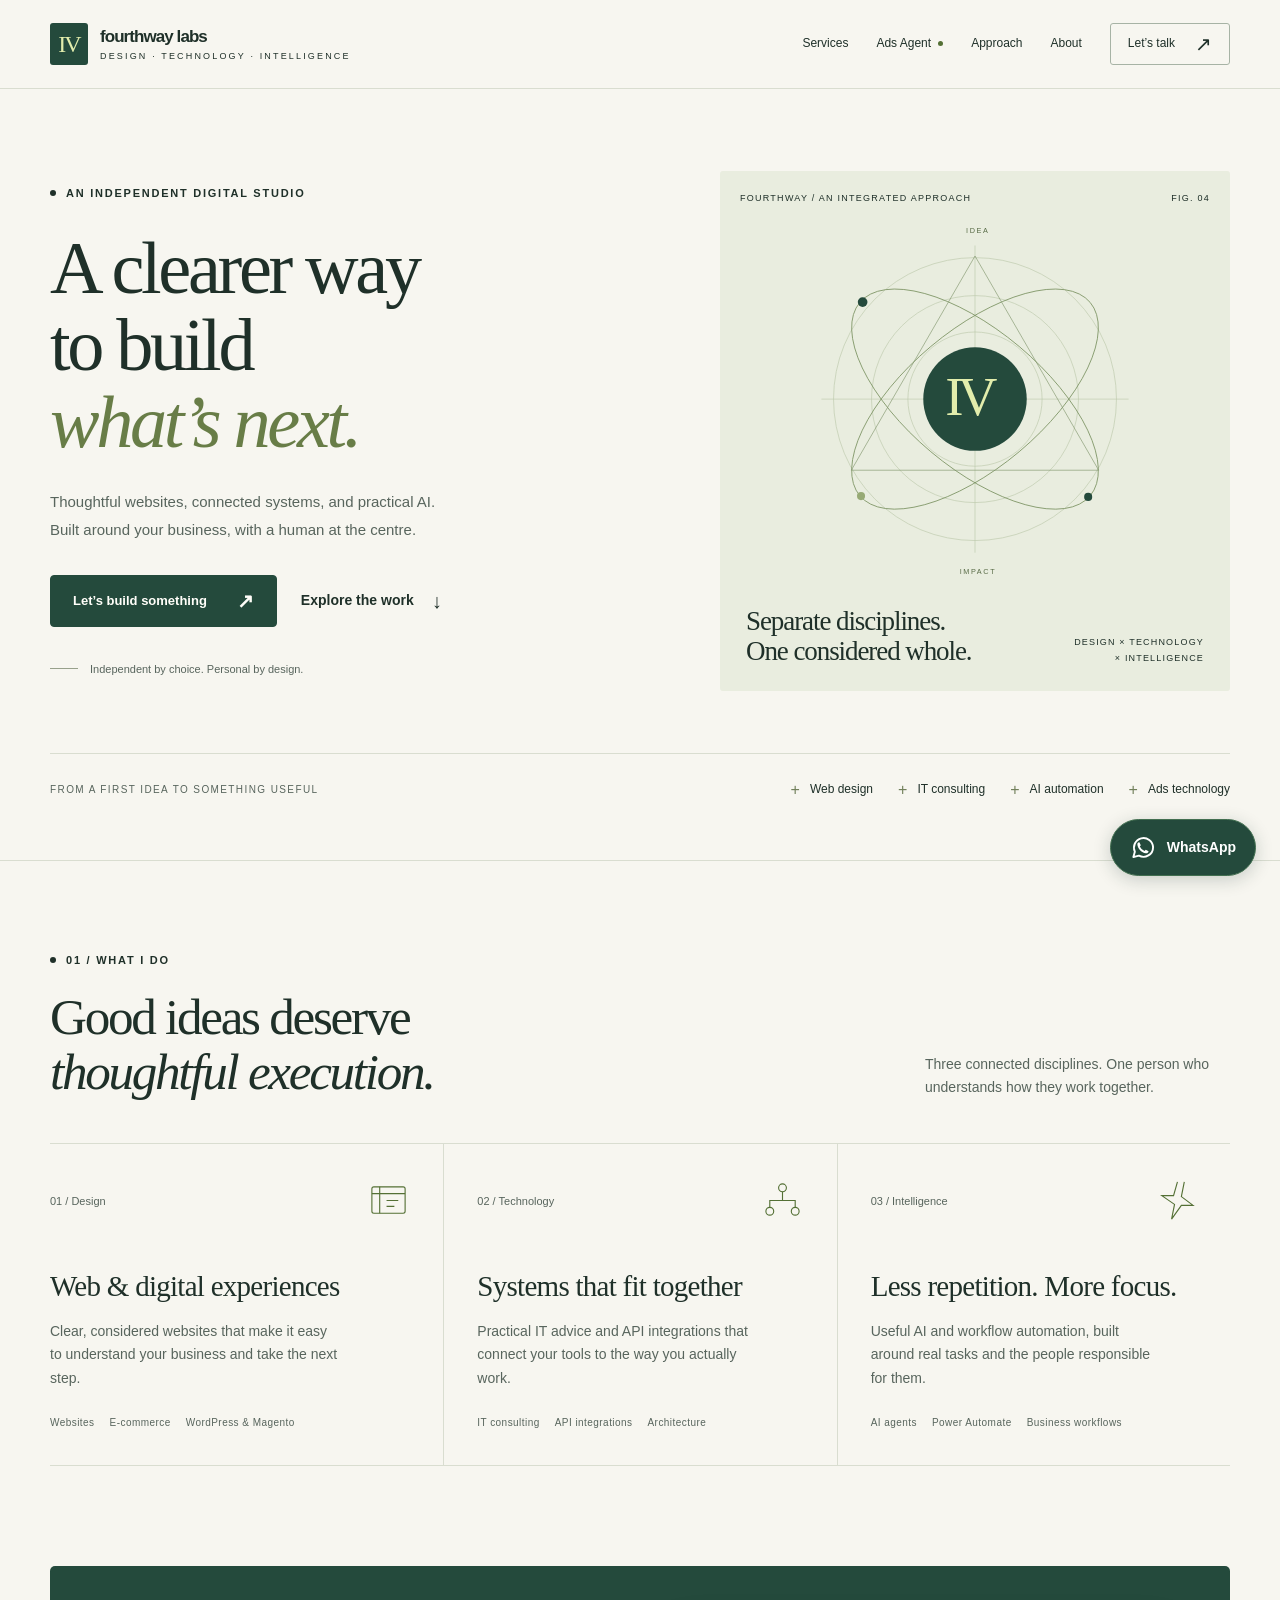
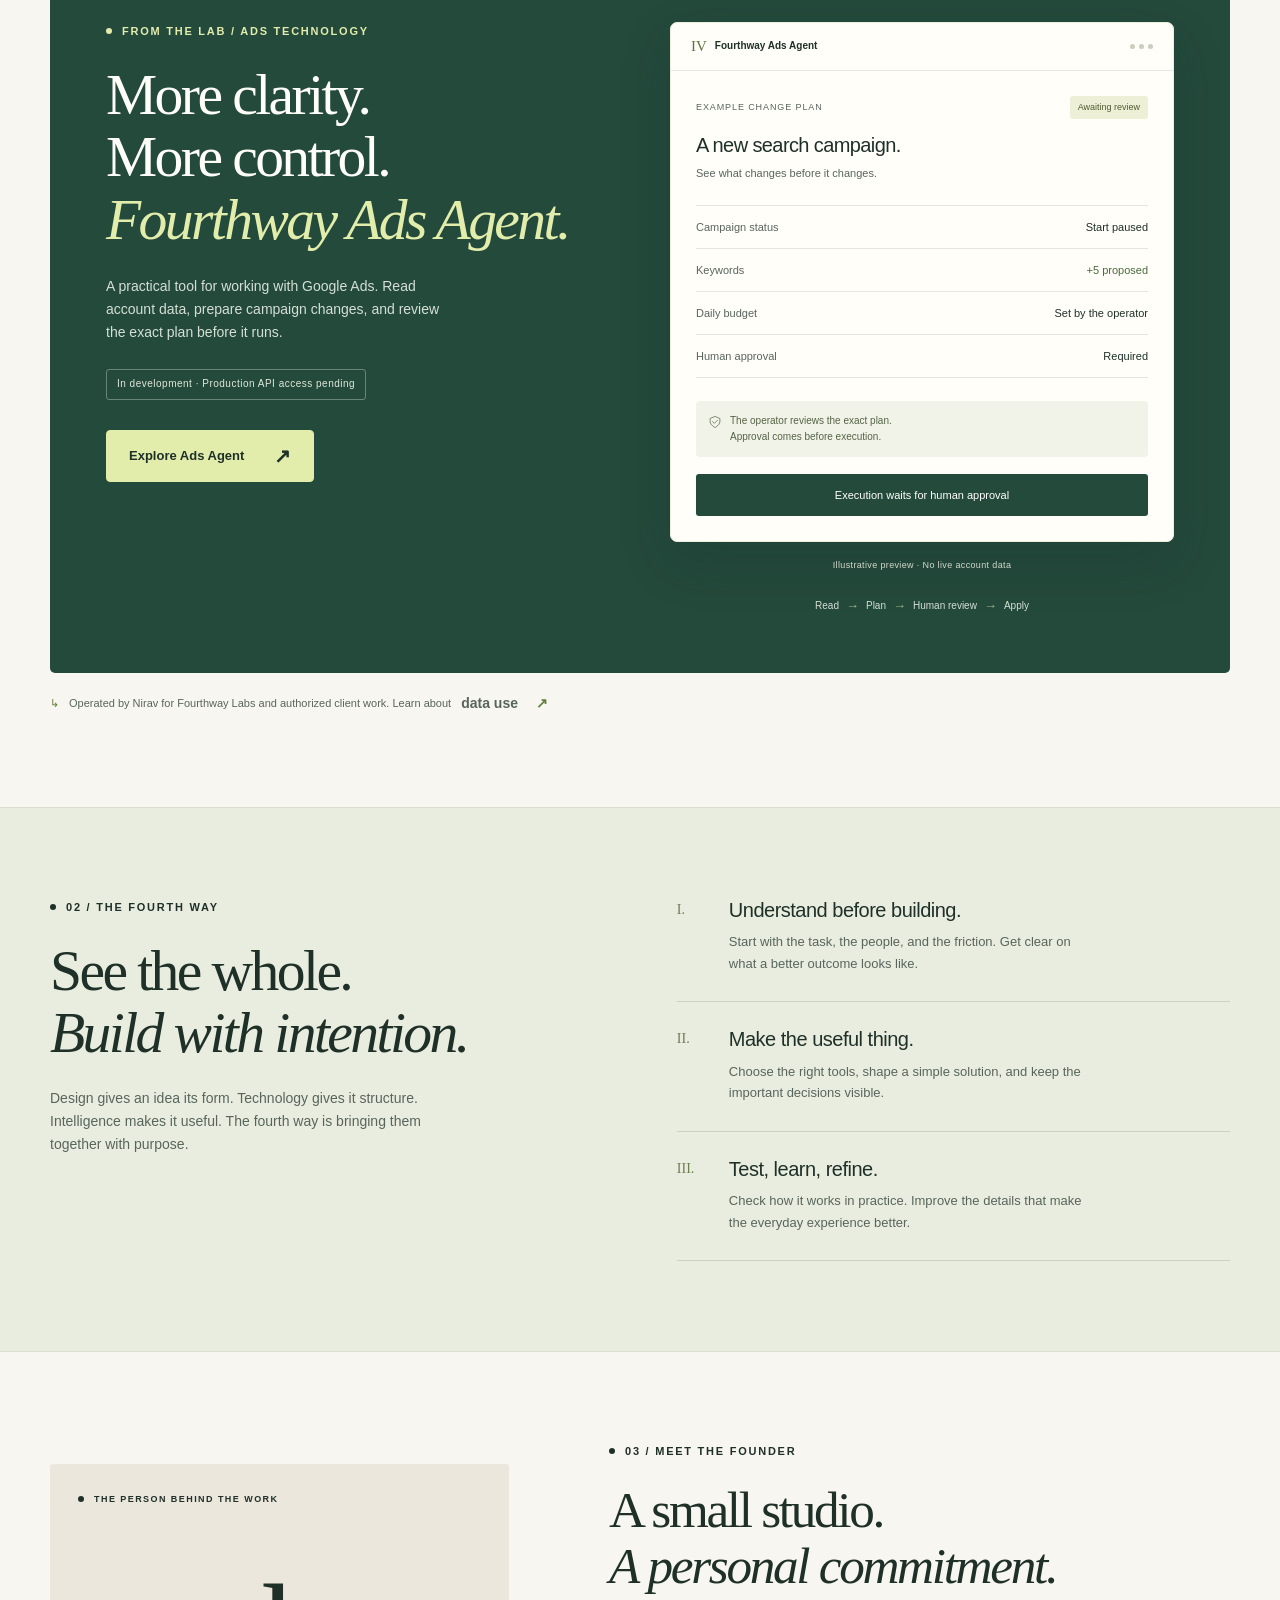
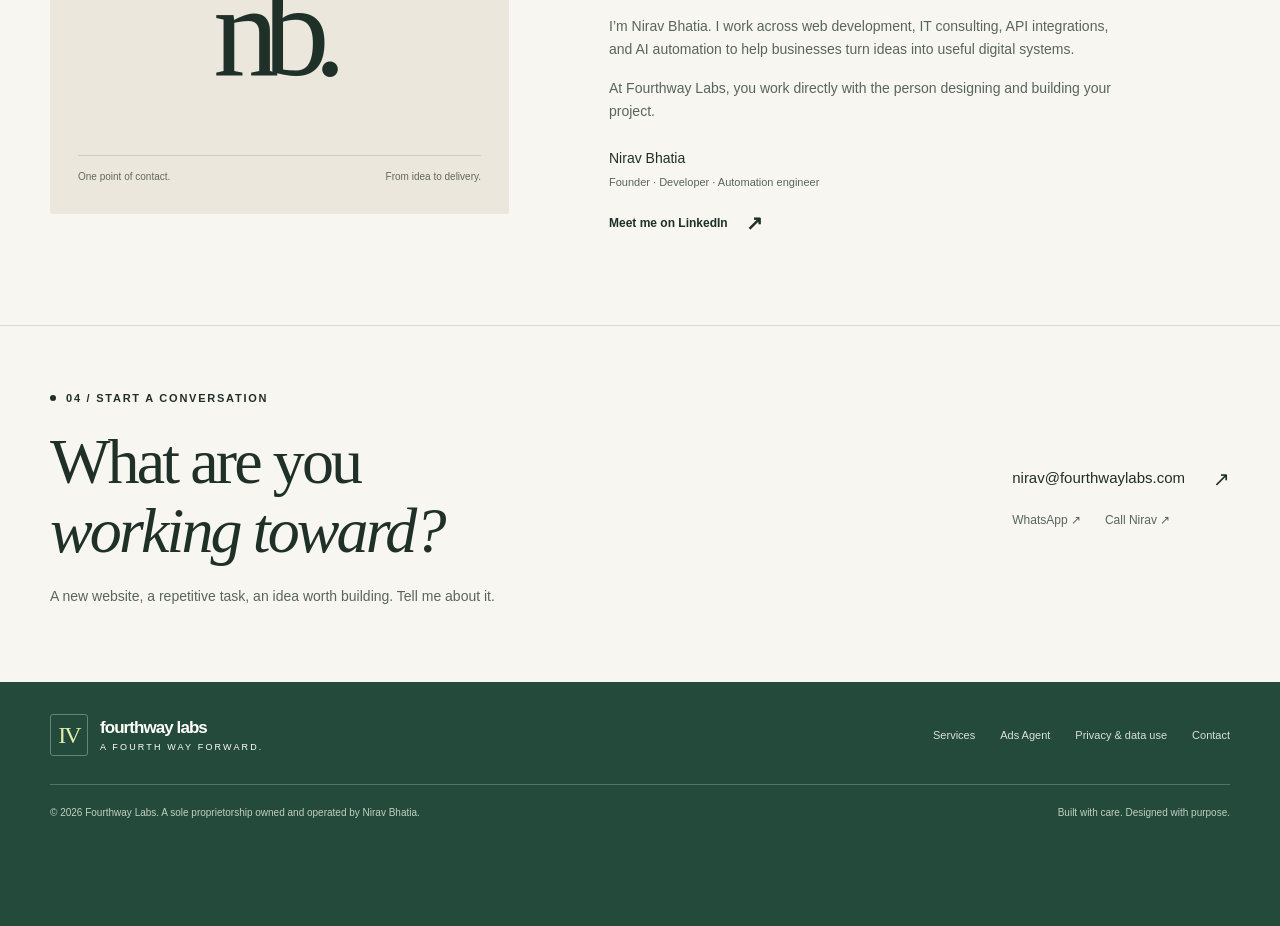
<file: index.html>
<!doctype html>
<html lang="en"><head><meta charset="utf-8"><meta name="viewport" content="width=device-width,initial-scale=1">
<title>Fourthway Labs — Thoughtful design. Useful technology.</title><meta name="description" content="Independent web design, IT consulting, AI automation, and Ads technology by Nirav Bhatia. Explore Fourthway Labs and Fourthway Ads Agent."><meta name="author" content="Nirav Bhatia">
<meta name="theme-color" content="#244a3c"><link rel="icon" href="assets/favicon.svg" type="image/svg+xml">
<link rel="canonical" href="https://www.fourthwaylabs.com/">
<meta property="og:type" content="website"><meta property="og:site_name" content="Fourthway Labs"><meta property="og:title" content="Fourthway Labs — Thoughtful design. Useful technology."><meta property="og:description" content="Independent web design, IT consulting, AI automation, and Ads technology by Nirav Bhatia. Explore Fourthway Labs and Fourthway Ads Agent."><meta property="og:url" content="https://www.fourthwaylabs.com/">
<link rel="stylesheet" href="assets/styles.css?v=2"><script src="assets/site.js" defer></script>
</head><body><a class="skip-link" href="#main">Skip to content</a>
<header class="site-header"><div class="wrap header-inner">
  <a class="brand" href="index.html" aria-label="Fourthway Labs home"><span class="brand-mark" aria-hidden="true">IV</span><span class="brand-name">fourthway labs<span>Design · technology · intelligence</span></span></a>
  <button class="menu-toggle" aria-expanded="false" aria-controls="primary-navigation" type="button">Menu <span aria-hidden="true"></span></button>
  <nav id="primary-navigation" class="nav-links" aria-label="Main navigation">
    <a href="index.html#services">Services</a><a class="nav-agent" href="ads-agent.html">Ads Agent <span class="tiny-dot" aria-hidden="true"></span></a>
    <a href="index.html#approach">Approach</a><a href="index.html#about">About</a><a class="nav-contact" href="index.html#contact">Let’s talk <span class="arrow" aria-hidden="true">↗</span></a>
  </nav>
</div></header><main id="main">
<section class="hero"><div class="wrap"><div class="hero-grid"><div class="hero-copy">
<div class="eyebrow">An independent digital studio</div><h1>A clearer way<br>to build<br><em>what’s next.</em></h1>
<p>Thoughtful websites, connected systems, and practical AI. Built around your business, with a human at the centre.</p>
<div class="actions"><a class="button" href="#contact">Let’s build something <span class="arrow" aria-hidden="true">↗</span></a><a class="text-link" href="#services">Explore the work <span class="arrow" aria-hidden="true">↓</span></a></div>
<div class="hero-note">Independent by choice. Personal by design.</div></div><div class="hero-art" aria-label="Four paths converge, representing design, technology, intelligence, and human judgment" role="img">
<div class="art-index"><span>Fourthway / An integrated approach</span><span>Fig. 04</span></div>
<svg class="orbit-art" viewBox="0 0 500 500" fill="none" aria-hidden="true">
<g stroke="#bdc9ab" stroke-width=".8"><path d="M250 60v380M60 250h380"/><circle cx="250" cy="250" r="175"/><circle cx="250" cy="250" r="128"/><circle cx="250" cy="250" r="83"/></g>
<g class="slow-orbit" stroke="#7e9565" stroke-width="1"><ellipse cx="250" cy="250" rx="186" ry="85" transform="rotate(-40 250 250)"/><ellipse cx="250" cy="250" rx="186" ry="85" transform="rotate(40 250 250)"/><circle cx="111" cy="130" r="6" fill="#244a3c" stroke="none"/><circle cx="390" cy="371" r="5" fill="#244a3c" stroke="none"/><circle cx="109" cy="370" r="5" fill="#97aa75" stroke="none"/></g>
<path d="m250 73 153 265H97L250 73Z" stroke="#82966d" stroke-width=".8"/>
<circle cx="250" cy="250" r="64" fill="#244a3c"/><text x="242" y="270" fill="#e2edac" font-size="68" font-family="Georgia,serif" text-anchor="middle" letter-spacing="-7">IV</text>
<g fill="#586b46" font-family="Arial,sans-serif" font-size="9" letter-spacing="2"><text x="239" y="44">IDEA</text><text x="231" y="467">IMPACT</text></g>
</svg><div class="art-caption"><strong>Separate disciplines.<br>One considered whole.</strong><span>DESIGN × TECHNOLOGY<br>× INTELLIGENCE</span></div></div></div>
<div class="hero-bottom"><span>From a first idea to something useful</span><div class="specialties"><span>Web design</span><span>IT consulting</span><span>AI automation</span><span>Ads technology</span></div></div>
</div></section>

<section id="services" class="section services"><div class="wrap"><div class="eyebrow">01 / What I do</div><div class="section-head"><h2>Good ideas deserve<br><em>thoughtful execution.</em></h2><p>Three connected disciplines. One person who understands how they work together.</p></div><div class="services-grid"><article class="service"><div class="service-top"><span>01 / Design</span><svg class="service-icon" viewBox="0 0 44 44" fill="none" stroke="currentColor" stroke-width="1.15" aria-hidden="true"><rect x="5" y="8" width="34" height="27" rx="2"/><path d="M5 15h34M13 8v27M20 22h12M20 28h8"/></svg></div><h3>Web &amp; digital experiences</h3><p>Clear, considered websites that make it easy to understand your business and take the next step.</p><div class="service-tags"><span>Websites</span><span>E-commerce</span><span>WordPress &amp; Magento</span></div></article><article class="service"><div class="service-top"><span>02 / Technology</span><svg class="service-icon" viewBox="0 0 44 44" fill="none" stroke="currentColor" stroke-width="1.15" aria-hidden="true"><circle cx="22" cy="9" r="4"/><circle cx="9" cy="33" r="4"/><circle cx="35" cy="33" r="4"/><path d="M22 13v9M9 29v-7h26v7"/></svg></div><h3>Systems that fit together</h3><p>Practical IT advice and API integrations that connect your tools to the way you actually work.</p><div class="service-tags"><span>IT consulting</span><span>API integrations</span><span>Architecture</span></div></article><article class="service"><div class="service-top"><span>03 / Intelligence</span><svg class="service-icon" viewBox="0 0 44 44" fill="none" stroke="currentColor" stroke-width="1.15" aria-hidden="true"><path d="m24 3-4 14H8l13 9-3 15 10-14h12l-12-9 3-15"/></svg></div><h3>Less repetition. More focus.</h3><p>Useful AI and workflow automation, built around real tasks and the people responsible for them.</p><div class="service-tags"><span>AI agents</span><span>Power Automate</span><span>Business workflows</span></div></article></div></div></section>

<section id="ads-agent" class="ads-section"><div class="wrap"><div class="ads-card"><div><div class="eyebrow">From the lab / Ads technology</div><h2>More clarity.<br>More control.<br><em>Fourthway Ads Agent.</em></h2><p class="product-description">A practical tool for working with Google Ads. Read account data, prepare campaign changes, and review the exact plan before it runs.</p><div class="product-label">In development · Production API access pending</div><div class="actions"><a class="button light" href="ads-agent.html">Explore Ads Agent <span class="arrow" aria-hidden="true">↗</span></a></div></div><div class="preview-area"><div class="plan-window" aria-label="Illustrative Ads Agent review screen">
<div class="window-bar"><span class="window-brand"><span class="mini-iv" aria-hidden="true">IV</span> Fourthway Ads Agent</span><span class="window-dots" aria-hidden="true"><i></i><i></i><i></i></span></div>
<div class="plan-body"><div class="plan-kicker">Example change plan <span class="status-chip">Awaiting review</span></div>
<h3>A new search campaign.</h3><p class="plan-meta">See what changes before it changes.</p>
<div class="plan-rows"><div class="plan-row"><span>Campaign status</span><strong>Start paused</strong></div><div class="plan-row"><span>Keywords</span><strong class="selected">+5 proposed</strong></div><div class="plan-row"><span>Daily budget</span><strong>Set by the operator</strong></div><div class="plan-row"><span>Human approval</span><strong>Required</strong></div></div>
<div class="plan-note"><svg viewBox="0 0 20 20" fill="none" aria-hidden="true"><path d="M10 2 17 5v5c0 4-7 8-7 8S3 14 3 10V5l7-3Z" stroke="currentColor"/><path d="m6 9 3 3 5-5" stroke="currentColor"/></svg><span>The operator reviews the exact plan.<br>Approval comes before execution.</span></div>
<div class="example-action">Execution waits for human approval</div></div></div>
<p class="example-caption">Illustrative preview · No live account data</p><div class="product-steps"><span>Read</span><b aria-hidden="true">→</b><span>Plan</span><b aria-hidden="true">→</b><span>Human review</span><b aria-hidden="true">→</b><span>Apply</span></div></div></div><p class="ads-footnote"><span aria-hidden="true">↳</span> Operated by Nirav for Fourthway Labs and authorized client work. Learn about <a class="text-link" href="privacy.html#ads-data">data use <span aria-hidden="true">↗</span></a></p></div></section>

<section id="approach" class="section approach-section"><div class="wrap approach-top"><div><div class="eyebrow">02 / The fourth way</div><h2>See the whole.<br><em>Build with intention.</em></h2><p>Design gives an idea its form. Technology gives it structure. Intelligence makes it useful. The fourth way is bringing them together with purpose.</p></div><div class="process-list"><article class="process-item"><span class="number">I.</span><div><h3>Understand before building.</h3><p>Start with the task, the people, and the friction. Get clear on what a better outcome looks like.</p></div></article><article class="process-item"><span class="number">II.</span><div><h3>Make the useful thing.</h3><p>Choose the right tools, shape a simple solution, and keep the important decisions visible.</p></div></article><article class="process-item"><span class="number">III.</span><div><h3>Test, learn, refine.</h3><p>Check how it works in practice. Improve the details that make the everyday experience better.</p></div></article></div></div></section>

<section id="about" class="section"><div class="wrap about-grid"><div class="founder-art" aria-label="Nirav Bhatia, founder and independent builder"><div class="eyebrow">The person behind the work</div><div class="founder-monogram" aria-hidden="true">nb.</div><div class="small"><span>One point of contact.</span><span>From idea to delivery.</span></div></div><div class="about-copy"><div class="eyebrow">03 / Meet the founder</div><h2>A small studio.<br><em>A personal commitment.</em></h2><p>I’m Nirav Bhatia. I work across web development, IT consulting, API integrations, and AI automation to help businesses turn ideas into useful digital systems.</p><p>At Fourthway Labs, you work directly with the person designing and building your project.</p><div class="founder-name">Nirav Bhatia<span>Founder · Developer · Automation engineer</span></div><a class="text-link" href="https://www.linkedin.com/in/niravbegins/" target="_blank" rel="noopener noreferrer">Meet me on LinkedIn <span class="arrow" aria-hidden="true">↗</span></a></div></div></section>

<section id="contact" class="contact-section"><div class="wrap contact-box"><div><div class="eyebrow">04 / Start a conversation</div><h2>What are you<br><em>working toward?</em></h2><p>A new website, a repetitive task, an idea worth building. Tell me about it.</p></div><div class="contact-options"><a class="contact-email" href="mailto:nirav@fourthwaylabs.com">nirav@fourthwaylabs.com <span class="arrow" aria-hidden="true">↗</span></a><div class="secondary"><a href="https://wa.me/918734942696" target="_blank" rel="noopener noreferrer">WhatsApp ↗</a><a href="tel:+918734942696">Call Nirav ↗</a></div></div></div></section>
</main><footer class="site-footer"><div class="wrap">
<div class="footer-top"><a class="brand" href="index.html" aria-label="Fourthway Labs home"><span class="brand-mark" aria-hidden="true">IV</span><span class="brand-name">fourthway labs<span>A fourth way forward.</span></span></a>
<nav class="footer-links" aria-label="Footer navigation"><a href="index.html#services">Services</a><a href="ads-agent.html">Ads Agent</a><a href="privacy.html">Privacy &amp; data use</a><a href="mailto:nirav@fourthwaylabs.com">Contact</a></nav></div>
<div class="footer-bottom"><p>© 2026 Fourthway Labs. A sole proprietorship owned and operated by Nirav Bhatia.</p><span>Built with care. Designed with purpose.</span></div>
</div></footer><a class="whatsapp-float" href="https://wa.me/918734942696" target="_blank" rel="noopener noreferrer" aria-label="Chat with Nirav Bhatia on WhatsApp (opens in a new tab)"><svg viewBox="0 0 24 24" fill="none" aria-hidden="true"><path d="M20.5 11.7a8.5 8.5 0 0 1-12.6 7.5L3 20.5l1.3-4.8a8.5 8.5 0 1 1 16.2-4Z" stroke="currentColor" stroke-width="1.7" stroke-linejoin="round"/><path d="m8.3 7.4 1.3 2.5-.9 1.1a8.4 8.4 0 0 0 4.2 4.1l1.1-1 2.5 1.2c-.3 1.6-1.3 2-2.5 1.8-3.7-.7-6.7-3.7-7.4-7.4-.2-1.2.2-2.1 1.7-2.3Z" fill="currentColor"/></svg><span>WhatsApp</span></a></body></html>
</file>
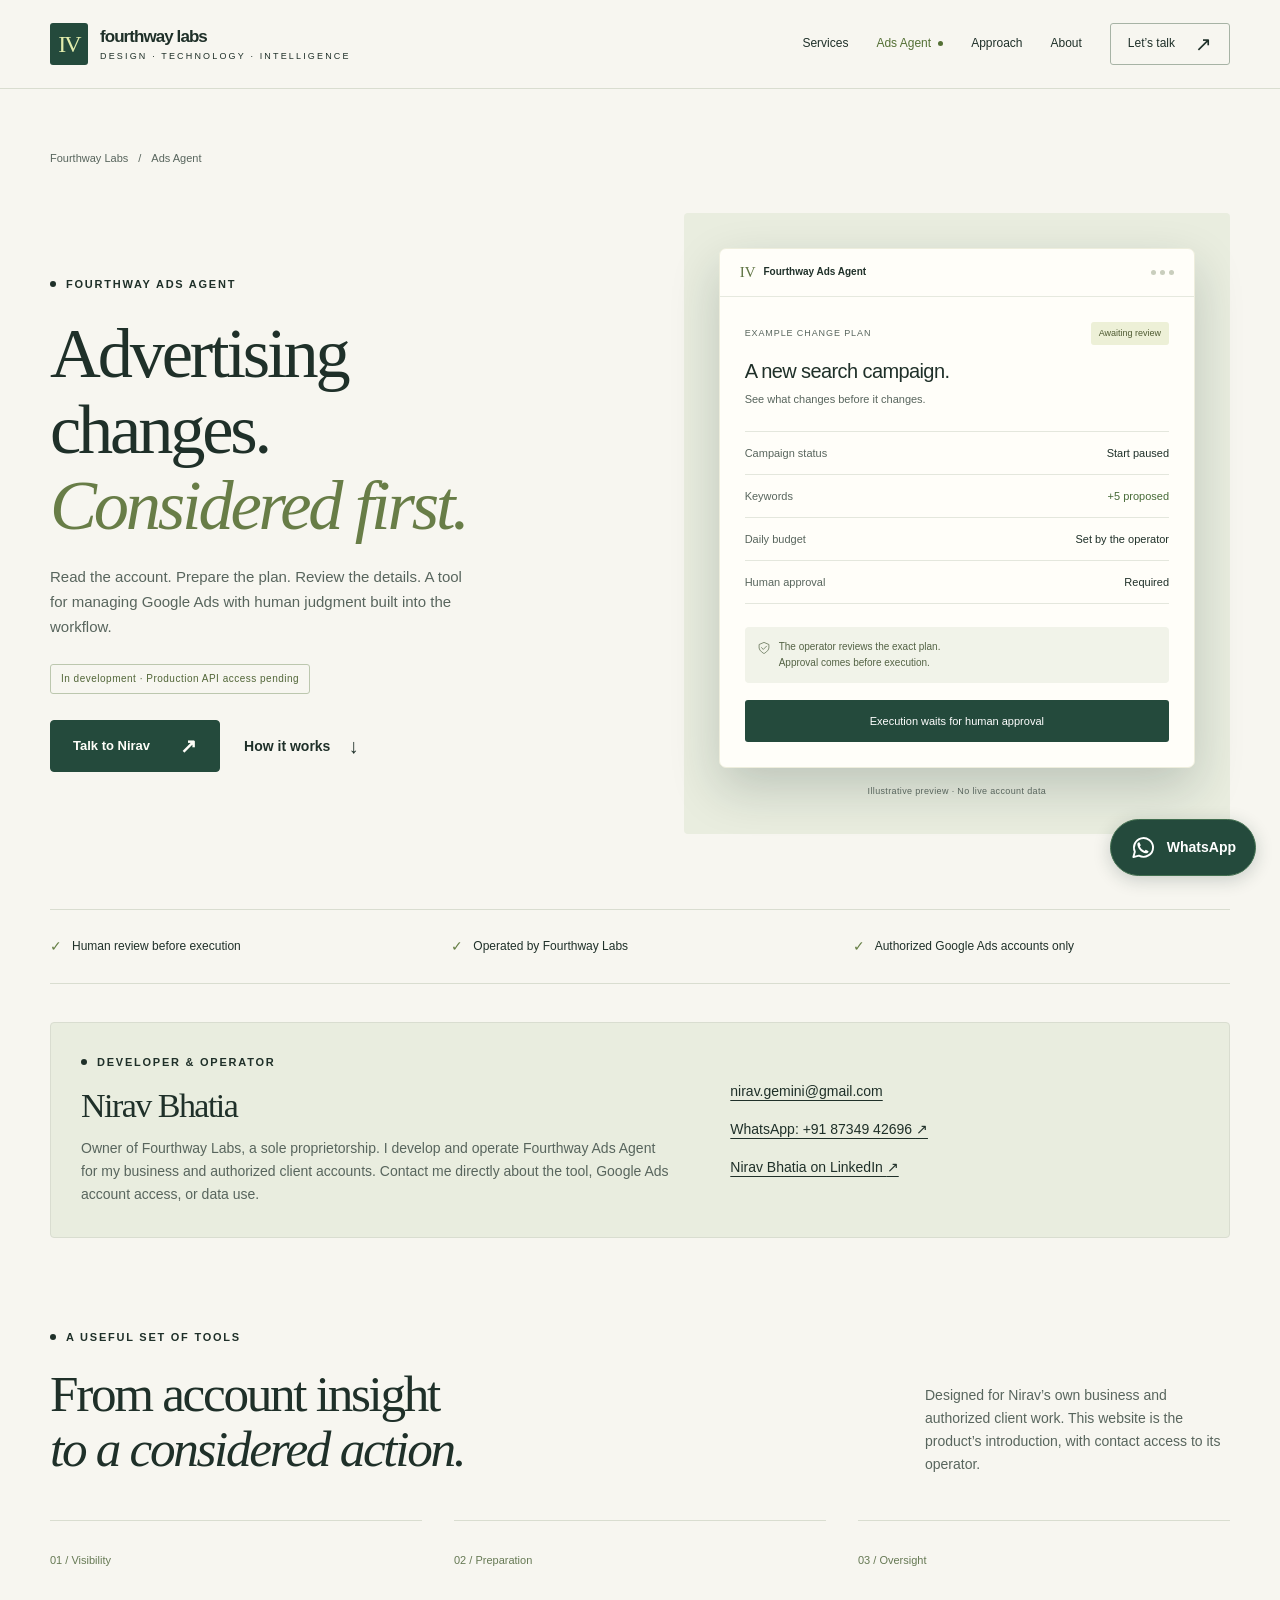
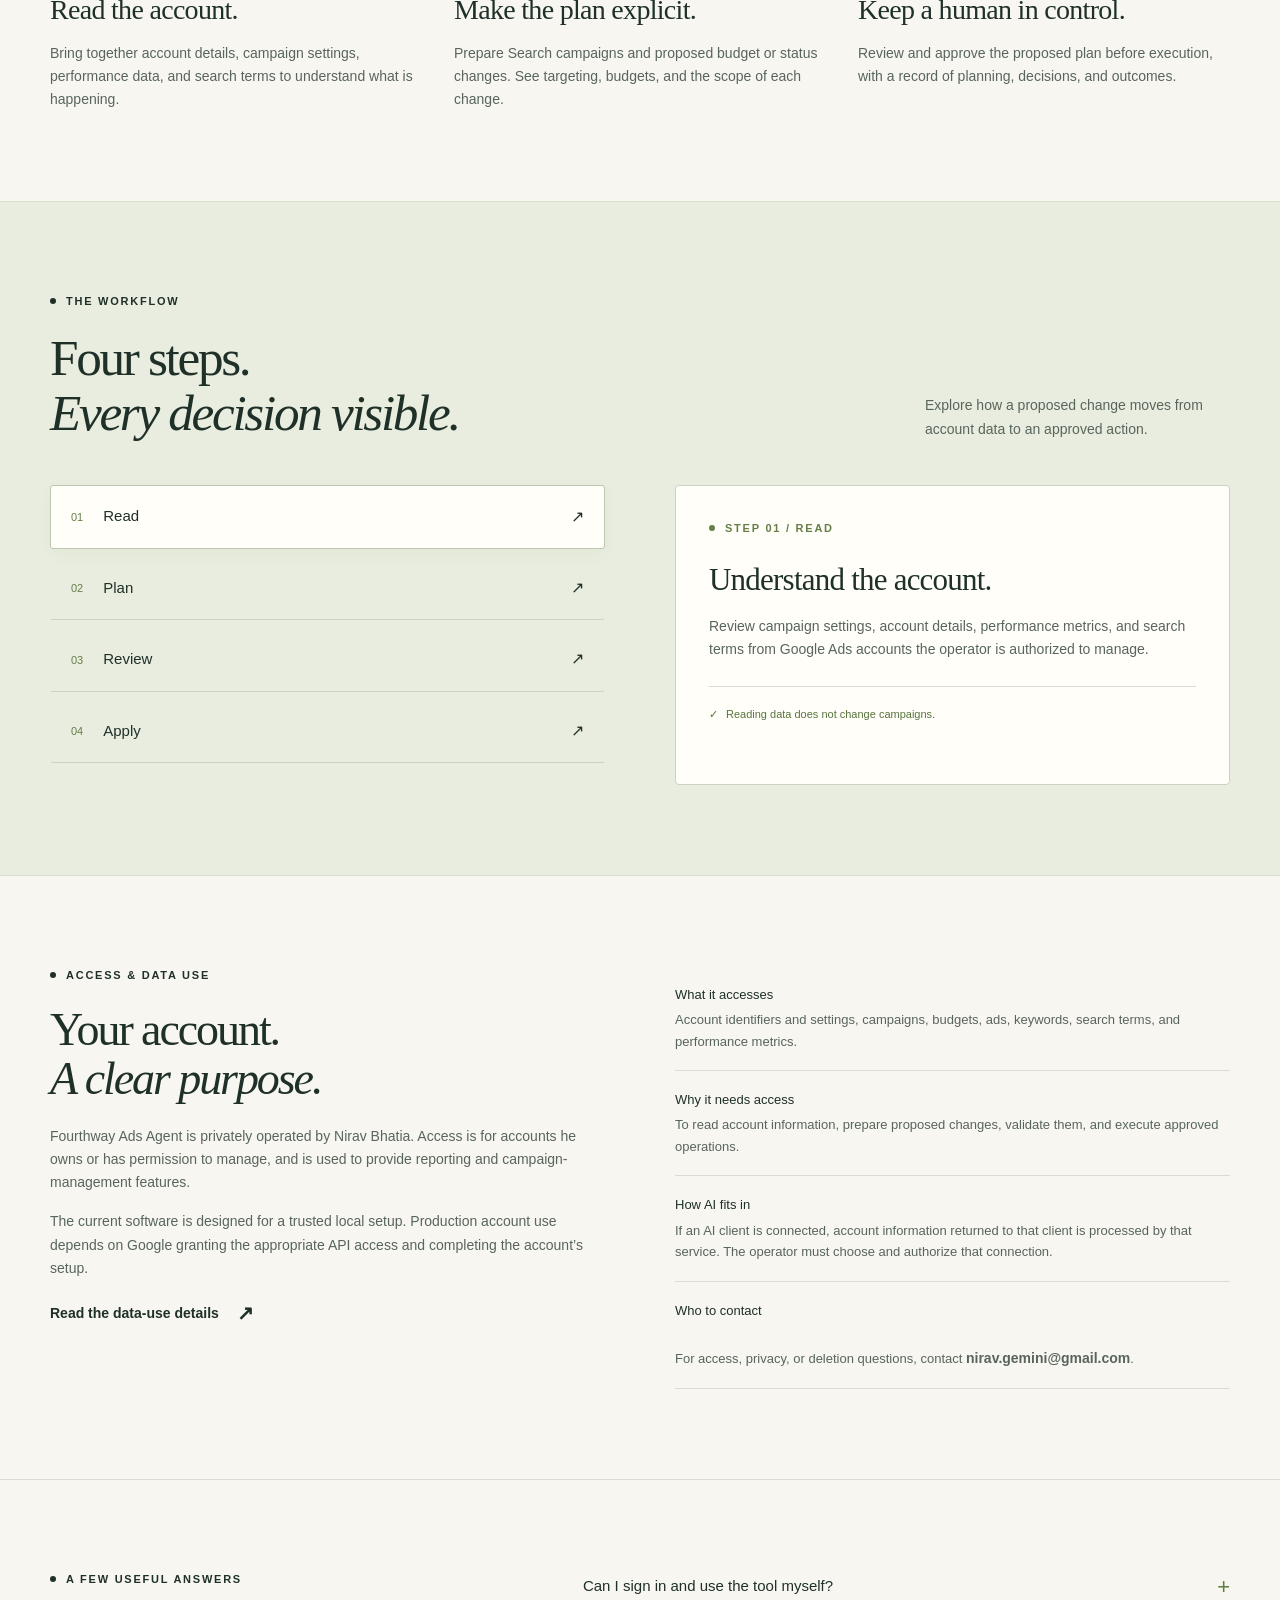
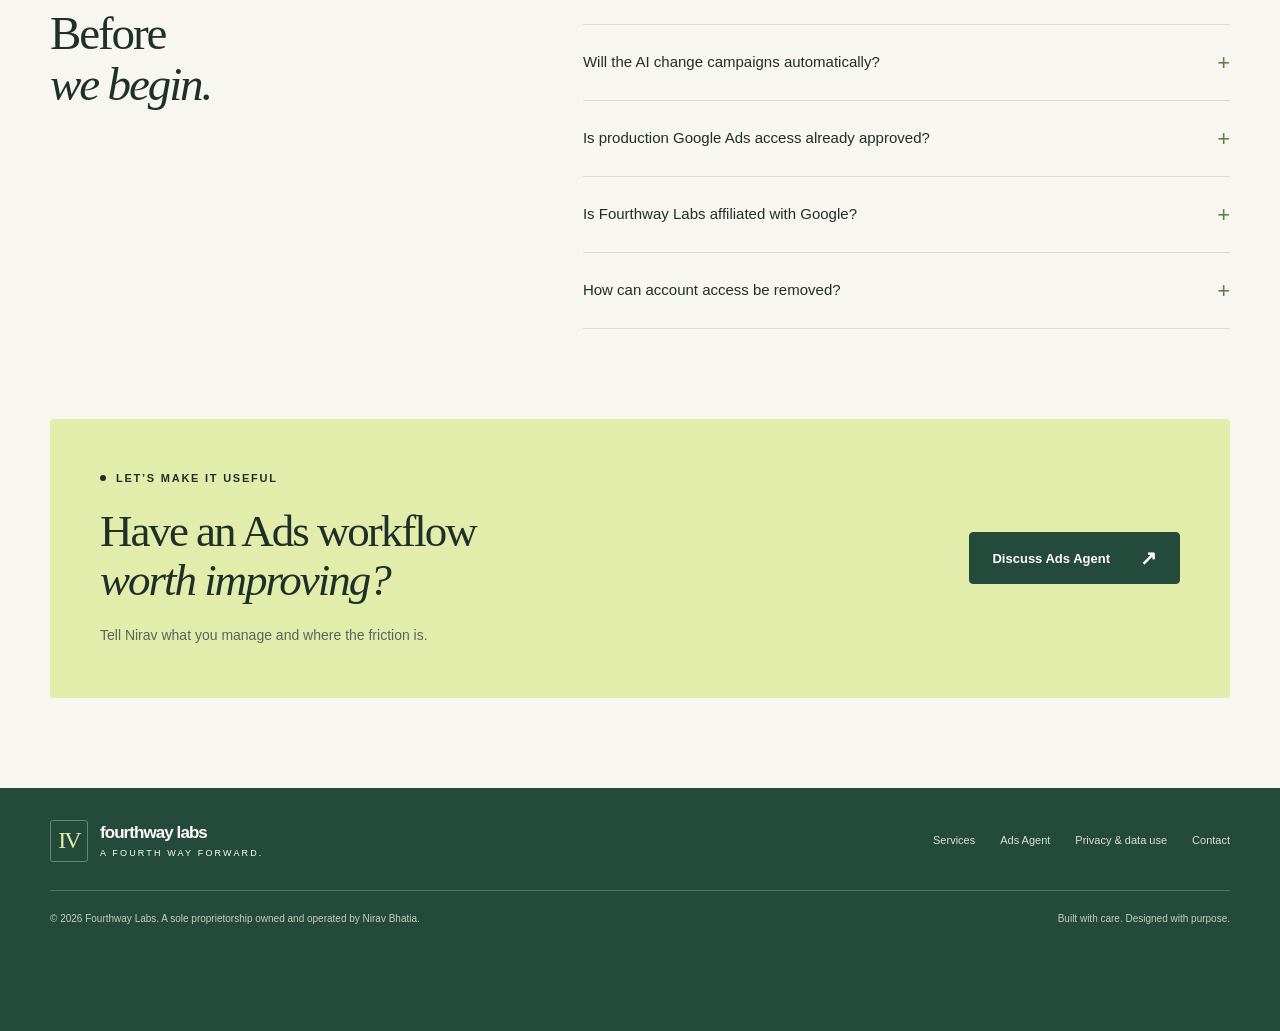
<file: ads-agent.html>
<!doctype html>
<html lang="en"><head><meta charset="utf-8"><meta name="viewport" content="width=device-width,initial-scale=1">
<title>Fourthway Ads Agent — Plan, review, approve | Fourthway Labs</title><meta name="description" content="Fourthway Ads Agent helps its operator read authorized Google Ads accounts, prepare campaign changes, and review exact plans before execution. Currently in development."><meta name="author" content="Nirav Bhatia">
<meta name="theme-color" content="#244a3c"><link rel="icon" href="assets/favicon.svg" type="image/svg+xml">
<link rel="canonical" href="https://www.fourthwaylabs.com/ads-agent.html">
<meta property="og:type" content="website"><meta property="og:site_name" content="Fourthway Labs"><meta property="og:title" content="Fourthway Ads Agent — Plan, review, approve | Fourthway Labs"><meta property="og:description" content="Fourthway Ads Agent helps its operator read authorized Google Ads accounts, prepare campaign changes, and review exact plans before execution. Currently in development."><meta property="og:url" content="https://www.fourthwaylabs.com/ads-agent.html">
<link rel="stylesheet" href="assets/styles.css?v=2"><script src="assets/site.js" defer></script>
</head><body><a class="skip-link" href="#main">Skip to content</a>
<header class="site-header"><div class="wrap header-inner">
  <a class="brand" href="index.html" aria-label="Fourthway Labs home"><span class="brand-mark" aria-hidden="true">IV</span><span class="brand-name">fourthway labs<span>Design · technology · intelligence</span></span></a>
  <button class="menu-toggle" aria-expanded="false" aria-controls="primary-navigation" type="button">Menu <span aria-hidden="true"></span></button>
  <nav id="primary-navigation" class="nav-links" aria-label="Main navigation">
    <a href="index.html#services">Services</a><a class="nav-agent" href="ads-agent.html" aria-current="page">Ads Agent <span class="tiny-dot" aria-hidden="true"></span></a>
    <a href="index.html#approach">Approach</a><a href="index.html#about">About</a><a class="nav-contact" href="index.html#contact">Let’s talk <span class="arrow" aria-hidden="true">↗</span></a>
  </nav>
</div></header><main id="main">
<section class="product-hero"><div class="wrap"><nav class="breadcrumbs" aria-label="Breadcrumb"><a href="index.html">Fourthway Labs</a><span aria-hidden="true">/</span><span aria-current="page">Ads Agent</span></nav><div class="product-hero-grid"><div><div class="eyebrow">Fourthway Ads Agent</div><h1>Advertising<br>changes.<br><em>Considered first.</em></h1><p class="intro">Read the account. Prepare the plan. Review the details. A tool for managing Google Ads with human judgment built into the workflow.</p><div class="product-label">In development · Production API access pending</div><div class="actions"><a class="button" href="mailto:nirav.gemini@gmail.com?subject=Fourthway%20Ads%20Agent">Talk to Nirav <span class="arrow" aria-hidden="true">↗</span></a><a class="text-link" href="#workflow">How it works <span class="arrow" aria-hidden="true">↓</span></a></div></div><div class="product-panel"><div class="plan-window" aria-label="Illustrative Ads Agent review screen">
<div class="window-bar"><span class="window-brand"><span class="mini-iv" aria-hidden="true">IV</span> Fourthway Ads Agent</span><span class="window-dots" aria-hidden="true"><i></i><i></i><i></i></span></div>
<div class="plan-body"><div class="plan-kicker">Example change plan <span class="status-chip">Awaiting review</span></div>
<h3>A new search campaign.</h3><p class="plan-meta">See what changes before it changes.</p>
<div class="plan-rows"><div class="plan-row"><span>Campaign status</span><strong>Start paused</strong></div><div class="plan-row"><span>Keywords</span><strong class="selected">+5 proposed</strong></div><div class="plan-row"><span>Daily budget</span><strong>Set by the operator</strong></div><div class="plan-row"><span>Human approval</span><strong>Required</strong></div></div>
<div class="plan-note"><svg viewBox="0 0 20 20" fill="none" aria-hidden="true"><path d="M10 2 17 5v5c0 4-7 8-7 8S3 14 3 10V5l7-3Z" stroke="currentColor"/><path d="m6 9 3 3 5-5" stroke="currentColor"/></svg><span>The operator reviews the exact plan.<br>Approval comes before execution.</span></div>
<div class="example-action">Execution waits for human approval</div></div></div>
<p class="example-caption">Illustrative preview · No live account data</p></div></div></div></section>
<div class="wrap"><div class="trust-strip"><span><span class="tick" aria-hidden="true">✓</span> Human review before execution</span><span><span class="tick" aria-hidden="true">✓</span> Operated by Fourthway Labs</span><span><span class="tick" aria-hidden="true">✓</span> Authorized Google Ads accounts only</span></div></div>

<section class="operator-section" aria-labelledby="operator-heading"><div class="wrap operator-card"><div><div class="eyebrow">Developer &amp; operator</div><h2 id="operator-heading">Nirav Bhatia</h2><p>Owner of Fourthway Labs, a sole proprietorship. I develop and operate Fourthway Ads Agent for my business and authorized client accounts. Contact me directly about the tool, Google Ads account access, or data use.</p></div><address class="operator-contact"><a href="mailto:nirav.gemini@gmail.com">nirav.gemini@gmail.com</a><a href="https://wa.me/918734942696" target="_blank" rel="noopener noreferrer">WhatsApp: +91 87349 42696 <span aria-hidden="true">↗</span></a><a href="https://www.linkedin.com/in/niravbegins/" target="_blank" rel="noopener noreferrer">Nirav Bhatia on LinkedIn <span aria-hidden="true">↗</span></a></address></div></section>

<section class="section"><div class="wrap"><div class="eyebrow">A useful set of tools</div><div class="section-head"><h2>From account insight<br><em>to a considered action.</em></h2><p>Designed for Nirav’s own business and authorized client work. This website is the product’s introduction, with contact access to its operator.</p></div><div class="feature-grid"><article class="feature"><span class="number">01 / Visibility</span><h3>Read the account.</h3><p>Bring together account details, campaign settings, performance data, and search terms to understand what is happening.</p></article><article class="feature"><span class="number">02 / Preparation</span><h3>Make the plan explicit.</h3><p>Prepare Search campaigns and proposed budget or status changes. See targeting, budgets, and the scope of each change.</p></article><article class="feature"><span class="number">03 / Oversight</span><h3>Keep a human in control.</h3><p>Review and approve the proposed plan before execution, with a record of planning, decisions, and outcomes.</p></article></div></div></section>

<section id="workflow" class="section workflow-section"><div class="wrap"><div class="eyebrow">The workflow</div><div class="section-head"><h2>Four steps.<br><em>Every decision visible.</em></h2><p>Explore how a proposed change moves from account data to an approved action.</p></div><div class="workflow-layout"><div class="workflow-tabs" role="tablist" aria-label="Explore the Ads Agent workflow" hidden><button id="step-tab-0" class="workflow-tab" type="button" role="tab" aria-controls="step-panel-0" aria-selected="true"><span>01</span><strong>Read</strong><b aria-hidden="true">↗</b></button><button id="step-tab-1" class="workflow-tab" type="button" role="tab" aria-controls="step-panel-1" aria-selected="false"><span>02</span><strong>Plan</strong><b aria-hidden="true">↗</b></button><button id="step-tab-2" class="workflow-tab" type="button" role="tab" aria-controls="step-panel-2" aria-selected="false"><span>03</span><strong>Review</strong><b aria-hidden="true">↗</b></button><button id="step-tab-3" class="workflow-tab" type="button" role="tab" aria-controls="step-panel-3" aria-selected="false"><span>04</span><strong>Apply</strong><b aria-hidden="true">↗</b></button></div><div><section id="step-panel-0" class="workflow-detail" role="tabpanel" aria-labelledby="step-tab-0" tabindex="0"><div class="eyebrow">Step 01 / Read</div><h3>Understand the account.</h3><p>Review campaign settings, account details, performance metrics, and search terms from Google Ads accounts the operator is authorized to manage.</p><p class="detail-note">Reading data does not change campaigns.</p></section><section id="step-panel-1" class="workflow-detail" role="tabpanel" aria-labelledby="step-tab-1" tabindex="0"><div class="eyebrow">Step 02 / Plan</div><h3>See the proposed change.</h3><p>Prepare a campaign or a budget or status update. The plan brings together the proposed operations, account context, policy checks, and Google validation.</p><p class="detail-note">Changes are described before they are executed.</p></section><section id="step-panel-2" class="workflow-detail" role="tabpanel" aria-labelledby="step-tab-2" tabindex="0"><div class="eyebrow">Step 03 / Review</div><h3>A human makes the decision.</h3><p>Nirav reviews the exact plan in a separate approval interface. He can approve it or reject it. Approval records the decision; execution is a separate step.</p><p class="detail-note">Approval itself does not change Google Ads.</p></section><section id="step-panel-3" class="workflow-detail" role="tabpanel" aria-labelledby="step-tab-3" tabindex="0"><div class="eyebrow">Step 04 / Apply</div><h3>Execute the approved plan.</h3><p>After approval, the tool checks the account, permissions, current state, and write settings again. A changed or expired plan needs a fresh review.</p><p class="detail-note">New campaigns are created paused.</p></section></div></div></div></section>

<section id="data-use" class="section"><div class="wrap data-grid"><div><div class="eyebrow">Access &amp; data use</div><h2>Your account.<br><em>A clear purpose.</em></h2><p>Fourthway Ads Agent is privately operated by Nirav Bhatia. Access is for accounts he owns or has permission to manage, and is used to provide reporting and campaign-management features.</p><p>The current software is designed for a trusted local setup. Production account use depends on Google granting the appropriate API access and completing the account’s setup.</p><a class="text-link" href="privacy.html#ads-data">Read the data-use details <span class="arrow" aria-hidden="true">↗</span></a></div><ul class="data-list"><li><strong>What it accesses</strong>Account identifiers and settings, campaigns, budgets, ads, keywords, search terms, and performance metrics.</li><li><strong>Why it needs access</strong>To read account information, prepare proposed changes, validate them, and execute approved operations.</li><li><strong>How AI fits in</strong>If an AI client is connected, account information returned to that client is processed by that service. The operator must choose and authorize that connection.</li><li><strong>Who to contact</strong>For access, privacy, or deletion questions, contact <a class="text-link" href="mailto:nirav.gemini@gmail.com">nirav.gemini@gmail.com</a>.</li></ul></div></section>

<section class="section faq-section"><div class="wrap faq-layout"><div><div class="eyebrow">A few useful answers</div><h2>Before<br><em>we begin.</em></h2></div><div class="faq-list"><details><summary>Can I sign in and use the tool myself?</summary><p>The current version is privately operated by Nirav for Fourthway Labs and authorized client work. It does not offer public self-service registration. Contact Nirav to discuss your account or requirements.</p></details><details><summary>Will the AI change campaigns automatically?</summary><p>The intended workflow requires a human to approve the exact plan before execution. AI integration can help read data and prepare plans. The current release assumes trusted local software; it is not an isolation boundary against software with unrestricted access to the same computer.</p></details><details><summary>Is production Google Ads access already approved?</summary><p>Production API access is pending. The tool has been developed and checked offline, and integration work is ongoing. This page does not claim Google approval or that a production integration is already available.</p></details><details><summary>Is Fourthway Labs affiliated with Google?</summary><p>Fourthway Labs is an independent sole proprietorship owned and operated by Nirav Bhatia. Fourthway Ads Agent is an independent tool designed to integrate with the Google Ads API.</p></details><details><summary>How can account access be removed?</summary><p>Contact Nirav to stop processing and address stored-data deletion. Google access can also be revoked through your Google Account connections, and manager or user access can be removed in Google Ads. Revoking access does not automatically remove previously stored records. See the privacy page for details.</p></details></div></div></section>

<section class="section" style="padding-top:0"><div class="wrap product-contact"><div class="contact-box"><div><div class="eyebrow">Let’s make it useful</div><h2>Have an Ads workflow<br><em>worth improving?</em></h2><p>Tell Nirav what you manage and where the friction is.</p></div><a class="button" href="mailto:nirav.gemini@gmail.com?subject=Fourthway%20Ads%20Agent">Discuss Ads Agent <span class="arrow" aria-hidden="true">↗</span></a></div></div></section>
</main><footer class="site-footer"><div class="wrap">
<div class="footer-top"><a class="brand" href="index.html" aria-label="Fourthway Labs home"><span class="brand-mark" aria-hidden="true">IV</span><span class="brand-name">fourthway labs<span>A fourth way forward.</span></span></a>
<nav class="footer-links" aria-label="Footer navigation"><a href="index.html#services">Services</a><a href="ads-agent.html">Ads Agent</a><a href="privacy.html">Privacy &amp; data use</a><a href="mailto:nirav.gemini@gmail.com">Contact</a></nav></div>
<div class="footer-bottom"><p>© 2026 Fourthway Labs. A sole proprietorship owned and operated by Nirav Bhatia.</p><span>Built with care. Designed with purpose.</span></div>
</div></footer><a class="whatsapp-float" href="https://wa.me/918734942696" target="_blank" rel="noopener noreferrer" aria-label="Chat with Nirav Bhatia on WhatsApp (opens in a new tab)"><svg viewBox="0 0 24 24" fill="none" aria-hidden="true"><path d="M20.5 11.7a8.5 8.5 0 0 1-12.6 7.5L3 20.5l1.3-4.8a8.5 8.5 0 1 1 16.2-4Z" stroke="currentColor" stroke-width="1.7" stroke-linejoin="round"/><path d="m8.3 7.4 1.3 2.5-.9 1.1a8.4 8.4 0 0 0 4.2 4.1l1.1-1 2.5 1.2c-.3 1.6-1.3 2-2.5 1.8-3.7-.7-6.7-3.7-7.4-7.4-.2-1.2.2-2.1 1.7-2.3Z" fill="currentColor"/></svg><span>WhatsApp</span></a></body></html>
</file>
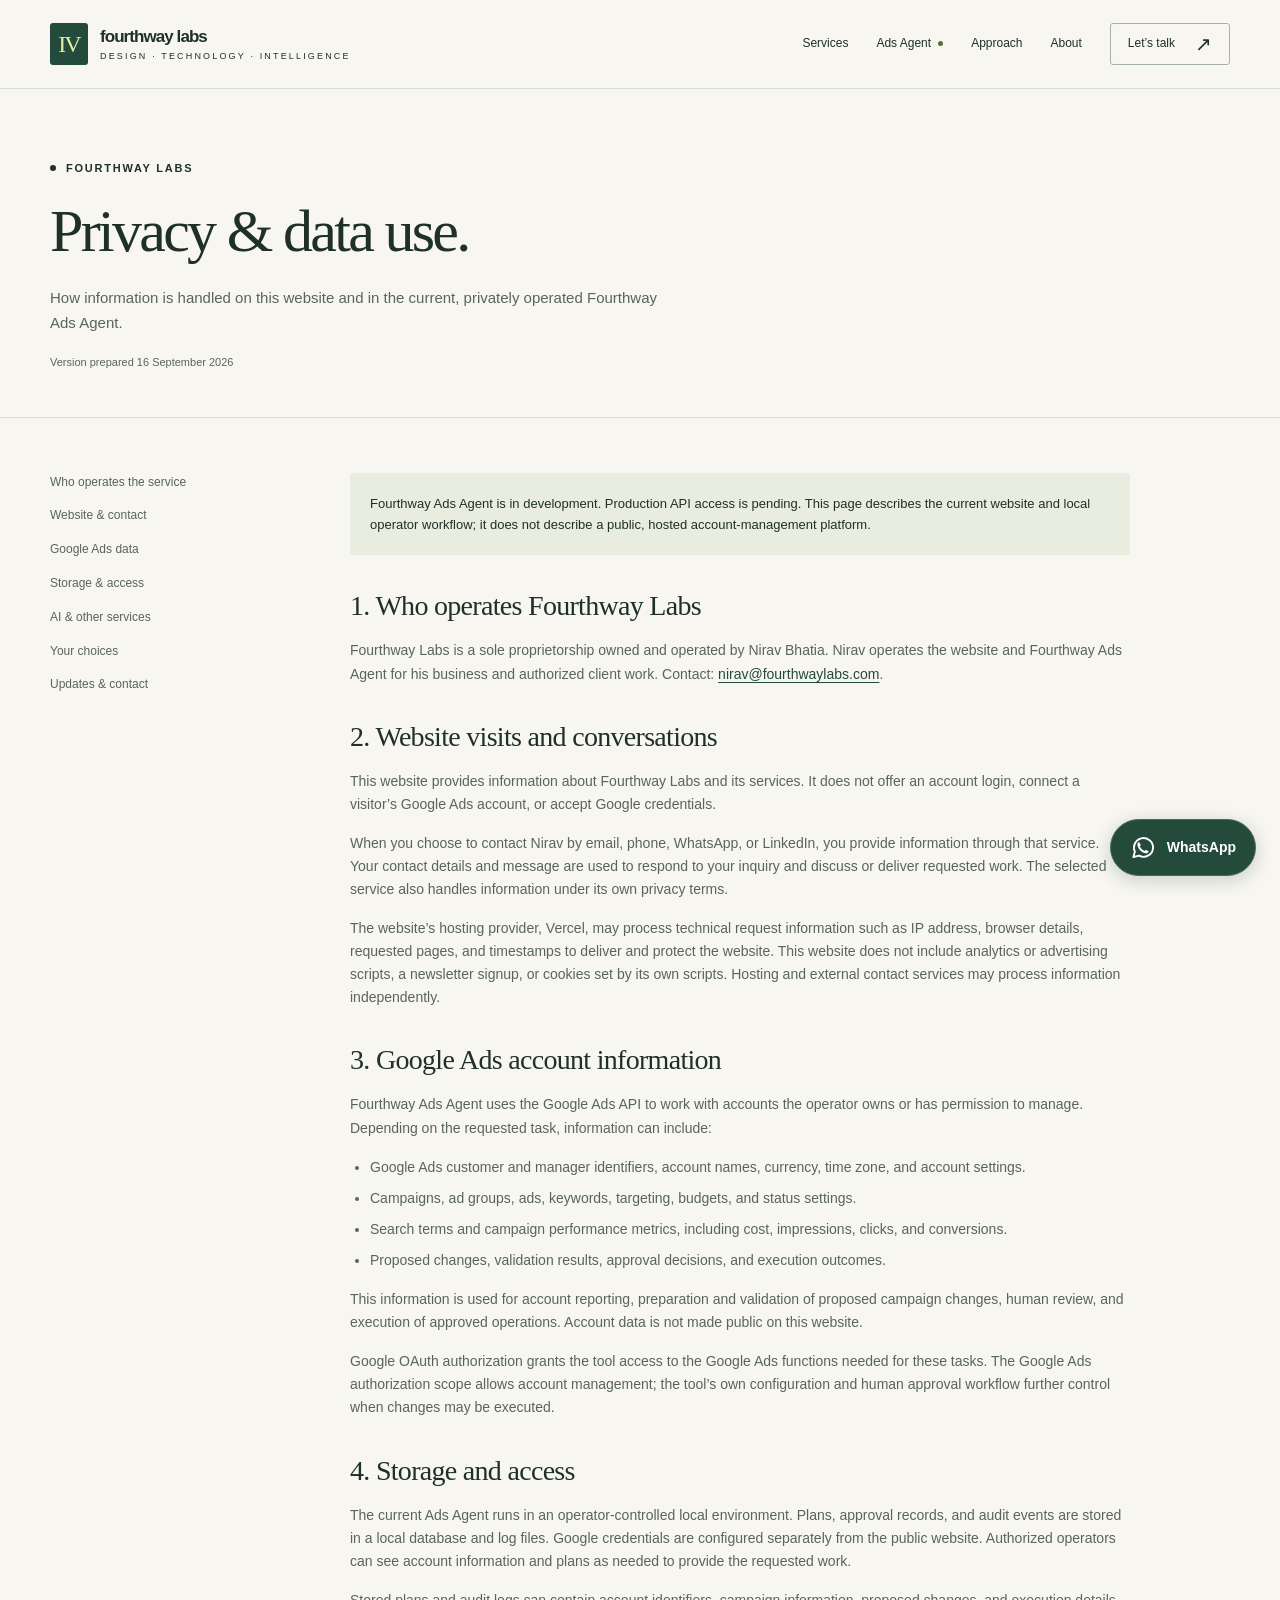
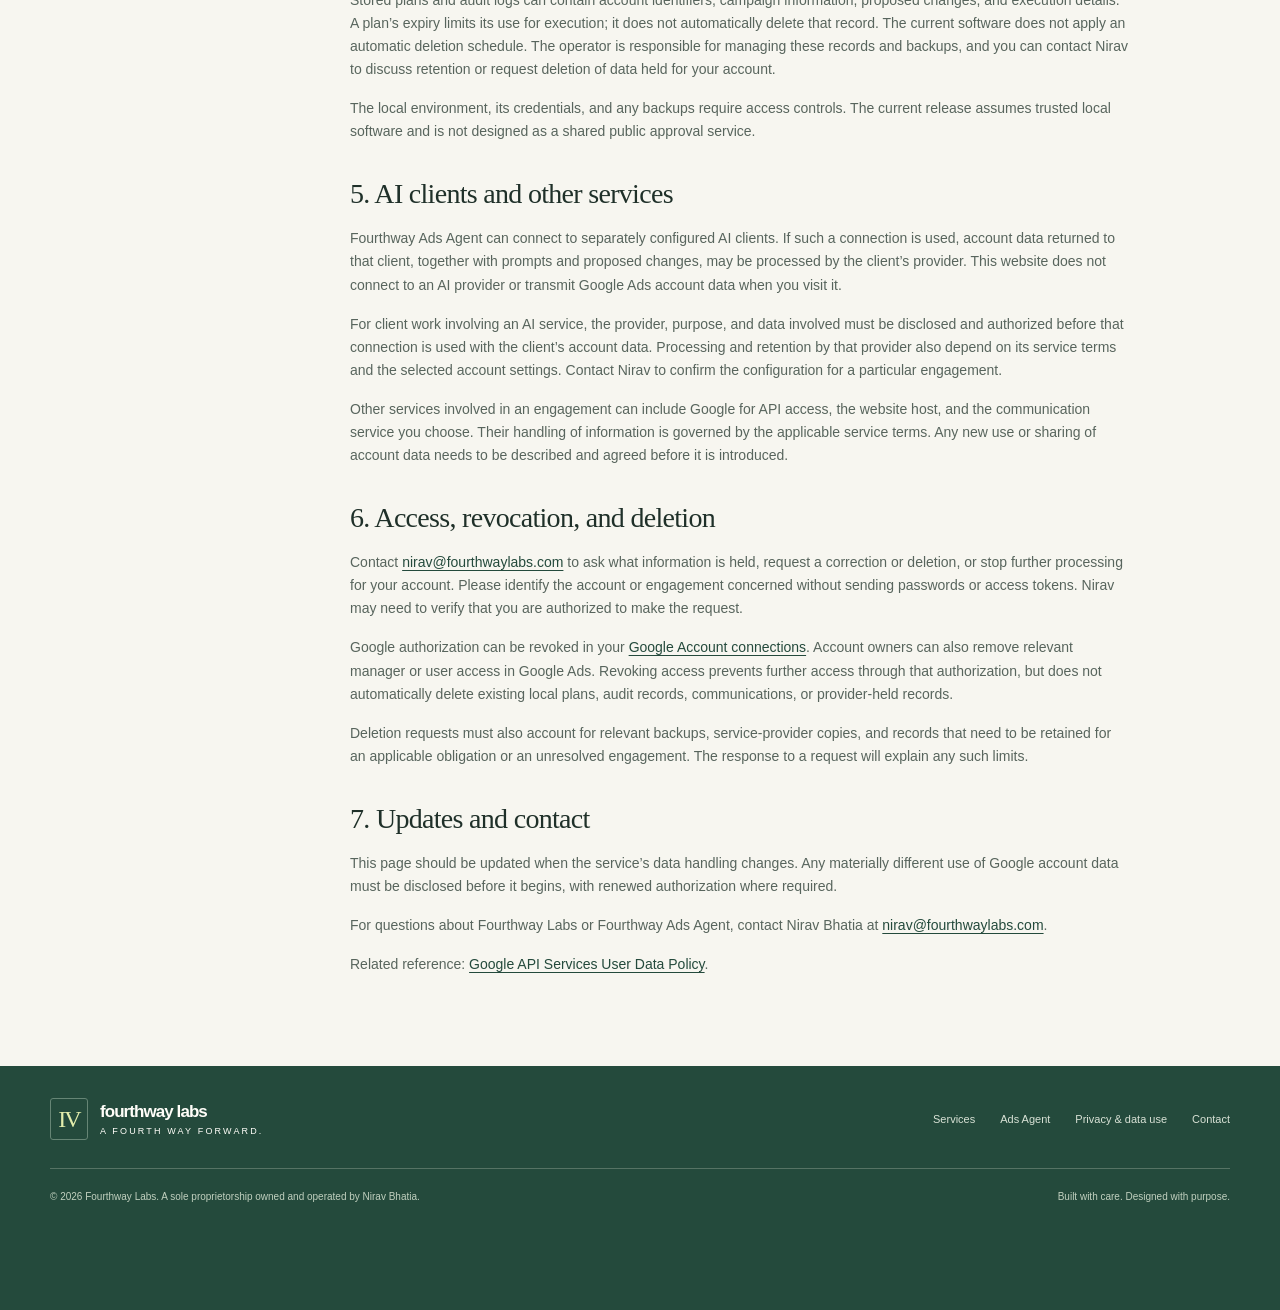
<file: privacy.html>
<!doctype html>
<html lang="en"><head><meta charset="utf-8"><meta name="viewport" content="width=device-width,initial-scale=1">
<title>Privacy & data use | Fourthway Labs</title><meta name="description" content="Information about the Fourthway Labs website, Google Ads account data, local storage, AI connections, and privacy requests."><meta name="author" content="Nirav Bhatia">
<meta name="theme-color" content="#244a3c"><link rel="icon" href="assets/favicon.svg" type="image/svg+xml">
<link rel="canonical" href="https://www.fourthwaylabs.com/privacy.html">
<meta property="og:type" content="website"><meta property="og:site_name" content="Fourthway Labs"><meta property="og:title" content="Privacy & data use | Fourthway Labs"><meta property="og:description" content="Information about the Fourthway Labs website, Google Ads account data, local storage, AI connections, and privacy requests."><meta property="og:url" content="https://www.fourthwaylabs.com/privacy.html">
<link rel="stylesheet" href="assets/styles.css?v=2"><script src="assets/site.js" defer></script>
</head><body><a class="skip-link" href="#main">Skip to content</a>
<header class="site-header"><div class="wrap header-inner">
  <a class="brand" href="index.html" aria-label="Fourthway Labs home"><span class="brand-mark" aria-hidden="true">IV</span><span class="brand-name">fourthway labs<span>Design · technology · intelligence</span></span></a>
  <button class="menu-toggle" aria-expanded="false" aria-controls="primary-navigation" type="button">Menu <span aria-hidden="true"></span></button>
  <nav id="primary-navigation" class="nav-links" aria-label="Main navigation">
    <a href="index.html#services">Services</a><a class="nav-agent" href="ads-agent.html">Ads Agent <span class="tiny-dot" aria-hidden="true"></span></a>
    <a href="index.html#approach">Approach</a><a href="index.html#about">About</a><a class="nav-contact" href="index.html#contact">Let’s talk <span class="arrow" aria-hidden="true">↗</span></a>
  </nav>
</div></header><main id="main">
<section class="legal-hero"><div class="wrap"><div class="eyebrow">Fourthway Labs</div><h1>Privacy &amp; data use.</h1><p>How information is handled on this website and in the current, privately operated Fourthway Ads Agent.</p><p style="font-size:11px;margin-top:18px">Version prepared 16 September 2026</p></div></section>
<div class="wrap legal-layout"><nav class="legal-nav" aria-label="Privacy sections"><a href="#operator">Who operates the service</a><a href="#website-data">Website &amp; contact</a><a href="#ads-data">Google Ads data</a><a href="#storage">Storage &amp; access</a><a href="#ai-services">AI &amp; other services</a><a href="#choices">Your choices</a><a href="#updates">Updates &amp; contact</a></nav>
<div class="legal-content"><div class="legal-notice">Fourthway Ads Agent is in development. Production API access is pending. This page describes the current website and local operator workflow; it does not describe a public, hosted account-management platform.</div>
<section id="operator"><h2>1. Who operates Fourthway Labs</h2><p>Fourthway Labs is a sole proprietorship owned and operated by Nirav Bhatia. Nirav operates the website and Fourthway Ads Agent for his business and authorized client work. Contact: <a href="mailto:nirav@fourthwaylabs.com">nirav@fourthwaylabs.com</a>.</p></section>
<section id="website-data"><h2>2. Website visits and conversations</h2><p>This website provides information about Fourthway Labs and its services. It does not offer an account login, connect a visitor’s Google Ads account, or accept Google credentials.</p><p>When you choose to contact Nirav by email, phone, WhatsApp, or LinkedIn, you provide information through that service. Your contact details and message are used to respond to your inquiry and discuss or deliver requested work. The selected service also handles information under its own privacy terms.</p><p>The website’s hosting provider, Vercel, may process technical request information such as IP address, browser details, requested pages, and timestamps to deliver and protect the website. This website does not include analytics or advertising scripts, a newsletter signup, or cookies set by its own scripts. Hosting and external contact services may process information independently.</p></section>
<section id="ads-data"><h2>3. Google Ads account information</h2><p>Fourthway Ads Agent uses the Google Ads API to work with accounts the operator owns or has permission to manage. Depending on the requested task, information can include:</p><ul><li>Google Ads customer and manager identifiers, account names, currency, time zone, and account settings.</li><li>Campaigns, ad groups, ads, keywords, targeting, budgets, and status settings.</li><li>Search terms and campaign performance metrics, including cost, impressions, clicks, and conversions.</li><li>Proposed changes, validation results, approval decisions, and execution outcomes.</li></ul><p>This information is used for account reporting, preparation and validation of proposed campaign changes, human review, and execution of approved operations. Account data is not made public on this website.</p><p>Google OAuth authorization grants the tool access to the Google Ads functions needed for these tasks. The Google Ads authorization scope allows account management; the tool’s own configuration and human approval workflow further control when changes may be executed.</p></section>
<section id="storage"><h2>4. Storage and access</h2><p>The current Ads Agent runs in an operator-controlled local environment. Plans, approval records, and audit events are stored in a local database and log files. Google credentials are configured separately from the public website. Authorized operators can see account information and plans as needed to provide the requested work.</p><p>Stored plans and audit logs can contain account identifiers, campaign information, proposed changes, and execution details. A plan’s expiry limits its use for execution; it does not automatically delete that record. The current software does not apply an automatic deletion schedule. The operator is responsible for managing these records and backups, and you can contact Nirav to discuss retention or request deletion of data held for your account.</p><p>The local environment, its credentials, and any backups require access controls. The current release assumes trusted local software and is not designed as a shared public approval service.</p></section>
<section id="ai-services"><h2>5. AI clients and other services</h2><p>Fourthway Ads Agent can connect to separately configured AI clients. If such a connection is used, account data returned to that client, together with prompts and proposed changes, may be processed by the client’s provider. This website does not connect to an AI provider or transmit Google Ads account data when you visit it.</p><p>For client work involving an AI service, the provider, purpose, and data involved must be disclosed and authorized before that connection is used with the client’s account data. Processing and retention by that provider also depend on its service terms and the selected account settings. Contact Nirav to confirm the configuration for a particular engagement.</p><p>Other services involved in an engagement can include Google for API access, the website host, and the communication service you choose. Their handling of information is governed by the applicable service terms. Any new use or sharing of account data needs to be described and agreed before it is introduced.</p></section>
<section id="choices"><h2>6. Access, revocation, and deletion</h2><p>Contact <a href="mailto:nirav@fourthwaylabs.com?subject=Privacy%20or%20data%20request">nirav@fourthwaylabs.com</a> to ask what information is held, request a correction or deletion, or stop further processing for your account. Please identify the account or engagement concerned without sending passwords or access tokens. Nirav may need to verify that you are authorized to make the request.</p><p>Google authorization can be revoked in your <a href="https://myaccount.google.com/connections" target="_blank" rel="noopener noreferrer">Google Account connections</a>. Account owners can also remove relevant manager or user access in Google Ads. Revoking access prevents further access through that authorization, but does not automatically delete existing local plans, audit records, communications, or provider-held records.</p><p>Deletion requests must also account for relevant backups, service-provider copies, and records that need to be retained for an applicable obligation or an unresolved engagement. The response to a request will explain any such limits.</p></section>
<section id="updates"><h2>7. Updates and contact</h2><p>This page should be updated when the service’s data handling changes. Any materially different use of Google account data must be disclosed before it begins, with renewed authorization where required.</p><p>For questions about Fourthway Labs or Fourthway Ads Agent, contact Nirav Bhatia at <a href="mailto:nirav@fourthwaylabs.com">nirav@fourthwaylabs.com</a>.</p><p>Related reference: <a href="https://developers.google.com/terms/api-services-user-data-policy" target="_blank" rel="noopener noreferrer">Google API Services User Data Policy</a>.</p></section>
</div></div></main><footer class="site-footer"><div class="wrap">
<div class="footer-top"><a class="brand" href="index.html" aria-label="Fourthway Labs home"><span class="brand-mark" aria-hidden="true">IV</span><span class="brand-name">fourthway labs<span>A fourth way forward.</span></span></a>
<nav class="footer-links" aria-label="Footer navigation"><a href="index.html#services">Services</a><a href="ads-agent.html">Ads Agent</a><a href="privacy.html">Privacy &amp; data use</a><a href="mailto:nirav@fourthwaylabs.com">Contact</a></nav></div>
<div class="footer-bottom"><p>© 2026 Fourthway Labs. A sole proprietorship owned and operated by Nirav Bhatia.</p><span>Built with care. Designed with purpose.</span></div>
</div></footer><a class="whatsapp-float" href="https://wa.me/918734942696" target="_blank" rel="noopener noreferrer" aria-label="Chat with Nirav Bhatia on WhatsApp (opens in a new tab)"><svg viewBox="0 0 24 24" fill="none" aria-hidden="true"><path d="M20.5 11.7a8.5 8.5 0 0 1-12.6 7.5L3 20.5l1.3-4.8a8.5 8.5 0 1 1 16.2-4Z" stroke="currentColor" stroke-width="1.7" stroke-linejoin="round"/><path d="m8.3 7.4 1.3 2.5-.9 1.1a8.4 8.4 0 0 0 4.2 4.1l1.1-1 2.5 1.2c-.3 1.6-1.3 2-2.5 1.8-3.7-.7-6.7-3.7-7.4-7.4-.2-1.2.2-2.1 1.7-2.3Z" fill="currentColor"/></svg><span>WhatsApp</span></a></body></html>
</file>
<file: assets/styles.css>
@charset "UTF-8";
:root{--paper:#f7f6f0;--ink:#1f3029;--muted:#58655d;--line:#d9ddd0;--green:#244a3c;--lime:#e2edac;--sage:#e9eddf;--white:#fffef9;--serif:Georgia,'Times New Roman',serif;--sans:Arial,Helvetica,sans-serif;--max:1240px}
*{box-sizing:border-box}html{scroll-behavior:smooth;scroll-padding-top:110px}body{margin:0;background:var(--paper);color:var(--ink);font-family:var(--sans);font-size:16px;line-height:1.65;-webkit-font-smoothing:antialiased}a{color:inherit;text-decoration:none}button{font:inherit}button,a{-webkit-tap-highlight-color:transparent}button{cursor:pointer}img,svg{display:block;max-width:100%}h1,h2,h3,p{margin:0}h1,h2,h3{font-weight:400;line-height:1.08}h1,h2{font-family:var(--serif);letter-spacing:-.045em}h3{letter-spacing:-.025em}p+p{margin-top:1rem}em{font-weight:400}a:focus-visible,button:focus-visible,summary:focus-visible{outline:3px solid #60782e;outline-offset:5px}a.text-link:hover{text-decoration:underline;text-underline-offset:6px}::selection{background:var(--lime);color:var(--ink)}[hidden]{display:none!important}.wrap{width:min(var(--max),calc(100% - 100px));margin-inline:auto}.eyebrow{font-size:11px;letter-spacing:.16em;font-weight:600;text-transform:uppercase;display:flex;align-items:center;gap:10px}.eyebrow:before{content:'';width:6px;height:6px;background:currentColor;border-radius:50%}.muted{color:var(--muted)}.text-link{display:inline-flex;align-items:center;gap:18px;font-size:14px;font-weight:600}.arrow{font-family:var(--sans);font-size:20px;line-height:1}.button{display:inline-flex;align-items:center;justify-content:center;gap:30px;min-height:52px;padding:13px 22px;border:1px solid var(--green);border-radius:4px;background:var(--green);color:var(--white);font-size:13px;font-weight:600;transition:background .2s,transform .2s}.button:hover{background:#15392b;transform:translateY(-2px)}.button.light{background:var(--lime);color:var(--ink);border-color:var(--lime)}.button.light:hover{background:#d4e48e}.button.outline{background:transparent;color:var(--ink);border-color:#a7b3a5}.button.outline:hover{background:var(--sage)}.actions{display:flex;align-items:center;flex-wrap:wrap;gap:24px}.skip-link{position:fixed;top:10px;left:10px;z-index:100;background:var(--white);padding:10px 18px;transform:translateY(-180%)}.skip-link:focus{transform:none}
.site-header{position:sticky;top:0;z-index:20;background:rgba(247,246,240,.97);border-bottom:1px solid var(--line);backdrop-filter:blur(16px)}.header-inner{height:88px;display:flex;align-items:center;justify-content:space-between;gap:24px}.brand{display:flex;align-items:center;gap:12px;flex-shrink:0}.brand-mark{width:38px;height:42px;display:flex;align-items:center;justify-content:center;background:var(--green);color:var(--lime);font:24px var(--serif);letter-spacing:-2px;border-radius:3px}.brand-name{font-size:17px;letter-spacing:-.055em;font-weight:600;line-height:1.15}.brand-name span{display:block;font-size:9px;font-weight:400;letter-spacing:.24em;text-transform:uppercase;margin-top:5px}.nav-links{display:flex;align-items:center;gap:28px}.nav-links>a{font-size:12px;padding-block:10px}.nav-links>a:hover,.nav-links>a[aria-current=page]{color:#547035}.nav-links .nav-contact{padding:10px 17px;border:1px solid #a7b3a5;border-radius:3px;display:flex;align-items:center;gap:20px}.nav-agent{display:flex;align-items:center;gap:7px}.tiny-dot{width:5px;height:5px;border-radius:50%;background:#547035}.menu-toggle{display:none;background:none;border:1px solid var(--line);padding:8px 12px;border-radius:3px;align-items:center;gap:12px;font-size:13px}.menu-toggle span{width:17px;height:12px;border-top:1px solid;border-bottom:1px solid;display:block}
.hero{padding:82px 0 56px}.hero-grid{display:grid;grid-template-columns:1.15fr 1fr;align-items:center;gap:38px}.hero h1{font-size:clamp(56px,5.8vw,84px);margin:28px 0 27px;line-height:1.035}.hero h1 em{color:#687d47}.hero-copy>p{max-width:405px;color:var(--muted);font-size:15px;line-height:1.9}.hero .actions{margin-top:30px}.hero-note{display:flex;align-items:center;gap:12px;margin-top:33px;font-size:11px;color:var(--muted)}.hero-note:before{content:'';width:28px;height:1px;background:#98a18c}.hero-art{position:relative;aspect-ratio:1/1.02;max-width:510px;justify-self:end;width:100%;padding:20px;background:var(--sage);border-radius:3px;overflow:hidden}.art-index{display:flex;justify-content:space-between;font-size:9px;letter-spacing:.14em;text-transform:uppercase}.orbit-art{position:absolute;width:100%;height:calc(100% - 80px);inset:8px 0 72px;padding:18px 10px}.orbit-art .slow-orbit{transform-origin:250px 250px;animation:orbit 120s linear infinite}.art-caption{position:absolute;bottom:25px;left:26px;right:26px;display:flex;align-items:end;justify-content:space-between;gap:12px}.art-caption strong{font:27px/1.1 var(--serif);font-weight:400;letter-spacing:-.04em}.art-caption span{font-size:9px;text-align:right;letter-spacing:.13em;line-height:1.8}.hero-bottom{margin-top:62px;padding-top:23px;border-top:1px solid var(--line);display:flex;align-items:center;justify-content:space-between;gap:24px}.hero-bottom>span{font-size:10px;letter-spacing:.14em;text-transform:uppercase;color:var(--muted)}.specialties{display:flex;gap:25px;flex-wrap:wrap;font-size:12px}.specialties span{display:flex;align-items:center;gap:10px}.specialties span:before{content:'+';color:#72805b;font-size:16px}@keyframes orbit{to{transform:rotate(360deg)}}
.section{padding:90px 0}.section-head{display:flex;justify-content:space-between;gap:40px;align-items:end;margin:20px 0 44px}.section-head h2{font-size:clamp(38px,4vw,56px);max-width:620px}.section-head>p{font-size:14px;max-width:305px;color:var(--muted)}.services{border-top:1px solid var(--line)}.services-grid{display:grid;grid-template-columns:repeat(3,1fr);border-top:1px solid var(--line);border-bottom:1px solid var(--line)}.service{padding:35px 33px 34px 0;position:relative}.service+.service{border-left:1px solid var(--line);padding-left:33px}.service-top{display:flex;align-items:center;justify-content:space-between;margin-bottom:48px}.service-top>span{font-size:11px;color:var(--muted)}.service-icon{width:43px;height:43px;color:#547035}.service h3{font:29px var(--serif);margin-bottom:17px}.service p{font-size:14px;color:var(--muted);max-width:290px}.service-tags{margin-top:25px;font-size:10px;letter-spacing:.045em;display:flex;flex-wrap:wrap;gap:8px 15px;color:var(--muted)}
.ads-section{padding-top:10px;padding-bottom:92px}.ads-card{background:var(--green);color:var(--white);border-radius:5px;display:grid;grid-template-columns:1fr 1fr;gap:60px;padding:56px}.ads-card .eyebrow{color:var(--lime)}.ads-card h2{font-size:clamp(42px,4.5vw,60px);margin:24px 0}.ads-card h2 em{color:var(--lime)}.ads-card .product-description{color:#d5dfd6;font-size:14px;max-width:355px}.product-label{display:inline-flex;align-items:center;gap:7px;font-size:10px;letter-spacing:.05em;padding:6px 10px;border:1px solid #688675;border-radius:3px;color:#e0e8da}.ads-card .product-label{margin-top:25px}.ads-card .actions{margin-top:30px}.ads-card .text-link{font-size:12px;color:var(--lime)}.preview-area{align-self:center;min-width:0}.plan-window{color:var(--ink);background:var(--white);border:1px solid #eeeedd;border-radius:7px;box-shadow:0 20px 50px #102a2933;overflow:hidden}.window-bar{display:flex;justify-content:space-between;align-items:center;padding:15px 20px;border-bottom:1px solid #e6e9df;font-size:10px}.window-brand{display:flex;align-items:center;gap:8px;font-weight:600}.mini-iv{font:15px var(--serif);color:#5e7342}.window-dots{display:flex;gap:4px}.window-dots i{width:5px;height:5px;background:#c9cebd;border-radius:50%}.plan-body{padding:25px}.plan-kicker{display:flex;justify-content:space-between;align-items:center;font-size:9px;letter-spacing:.1em;text-transform:uppercase;color:var(--muted)}.status-chip{padding:4px 8px;border-radius:3px;background:#edf0d7;color:#4f5b32;font-size:9px;letter-spacing:0;text-transform:none}.plan-body h3{font-size:20px;letter-spacing:-.03em;margin:16px 0 7px;font-weight:500}.plan-body .plan-meta{color:var(--muted);font-size:11px}.plan-rows{margin:23px 0;border-top:1px solid #e4e7dd}.plan-row{display:flex;justify-content:space-between;align-items:center;gap:10px;border-bottom:1px solid #e4e7dd;padding:12px 0;font-size:11px}.plan-row>span:first-child{color:var(--muted)}.plan-row strong{font-size:11px;font-weight:500}.plan-row .selected{color:#476b38}.plan-note{display:flex;align-items:flex-start;gap:8px;background:#f1f3e9;padding:12px;border-radius:4px;font-size:10px;color:#546345;line-height:1.6}.plan-note svg{width:14px;flex-shrink:0;margin-top:2px}.example-action{margin-top:17px;padding:12px;background:var(--green);color:white;text-align:center;border-radius:3px;font-size:11px}.example-caption{margin:16px 0 0;text-align:center;font-size:9px;color:#d1d9cb;letter-spacing:.04em}.product-steps{display:flex;gap:7px;align-items:center;justify-content:center;margin-top:22px;color:#d5dfd6;font-size:10px}.product-steps b{font-size:13px;font-weight:400;color:#9db781}.ads-footnote{display:flex;gap:10px;align-items:center;font-size:11px;color:var(--muted);margin-top:19px}.ads-footnote span{color:#63803b}
.approach-section{background:var(--sage);border-block:1px solid var(--line)}.approach-top{display:grid;grid-template-columns:1fr 1.05fr;gap:100px;align-items:start}.approach-top h2{font-size:clamp(40px,4.5vw,59px);margin-top:24px}.approach-top>div>p{margin-top:23px;color:var(--muted);max-width:380px;font-size:14px}.process-list{counter-reset:process}.process-item{display:grid;grid-template-columns:37px 1fr;gap:15px;padding:27px 0;border-bottom:1px solid #cbd2c3}.process-item:first-child{padding-top:2px}.process-item .number{font:14px var(--serif);color:#6a7e52;padding-top:2px}.process-item h3{font-size:20px;margin:0 0 10px}.process-item p{font-size:13px;color:var(--muted);max-width:365px}.about-grid{display:grid;grid-template-columns:.85fr 1.15fr;gap:100px;align-items:center}.founder-art{height:350px;background:#ebe7dc;position:relative;padding:28px;display:flex;flex-direction:column;justify-content:space-between;border-radius:3px}.founder-monogram{font:132px/.85 var(--serif);letter-spacing:-.12em;align-self:center;margin-left:-15px}.founder-art .eyebrow{font-size:9px}.founder-art .small{font-size:10px;color:#626a5a;display:flex;justify-content:space-between;border-top:1px solid #cdd0bf;padding-top:13px}.about-copy h2{font-size:clamp(37px,4vw,52px);margin:22px 0}.about-copy p{font-size:14px;color:var(--muted);max-width:510px}.founder-name{margin:24px 0 17px;font-size:14px}.founder-name span{display:block;font-size:11px;color:var(--muted);margin-top:3px}.about-copy .text-link{font-size:12px}.contact-section{padding:63px 0 74px;border-top:1px solid var(--line)}.contact-box{display:grid;grid-template-columns:1fr auto;align-items:center;gap:45px}.contact-box h2{font-size:clamp(39px,5vw,65px);margin:20px 0}.contact-box p{font-size:14px;color:var(--muted)}.contact-options{display:flex;flex-direction:column;gap:20px;align-items:start}.contact-email{font-size:15px;display:flex;align-items:center;gap:28px}.contact-options .secondary{display:flex;gap:24px;font-size:12px;color:var(--muted)}.contact-options a:hover{text-decoration:underline;text-underline-offset:5px}.site-footer{background:var(--green);color:#d9e2d6;padding:32px 0}.footer-top{display:flex;justify-content:space-between;align-items:center;gap:30px}.site-footer .brand-mark{border:1px solid #668575}.site-footer .brand-name{color:var(--white)}.footer-links{display:flex;gap:25px;font-size:11px;flex-wrap:wrap}.footer-links a:hover{text-decoration:underline;text-underline-offset:5px}.footer-bottom{display:flex;justify-content:space-between;gap:20px;border-top:1px solid #567364;padding-top:20px;margin-top:28px;color:#c1d0bf;font-size:10px}.footer-bottom p{max-width:550px}
.product-hero{padding:60px 0 75px}.breadcrumbs{display:flex;align-items:center;gap:10px;font-size:11px;color:var(--muted);margin-bottom:46px}.breadcrumbs a:hover{text-decoration:underline}.product-hero-grid{display:grid;grid-template-columns:1.05fr 1fr;gap:60px;align-items:center}.product-hero h1{font-size:clamp(51px,5.5vw,77px);margin:22px 0}.product-hero h1 em{color:#687d47}.product-hero .intro{font-size:15px;color:var(--muted);max-width:430px}.product-hero .product-label{border-color:#bcc7ae;color:#526638;margin-top:24px}.product-hero .actions{margin-top:26px}.product-panel{background:var(--sage);border-radius:4px;padding:35px}.product-panel .example-caption{color:var(--muted)}.trust-strip{display:grid;grid-template-columns:repeat(3,1fr);gap:24px;padding:25px 0;border-block:1px solid var(--line);font-size:12px}.trust-strip span{display:flex;align-items:center;gap:10px}.trust-strip .tick{font-size:14px;color:#657e44}.feature-grid{display:grid;grid-template-columns:repeat(3,1fr);gap:32px}.feature{border-top:1px solid var(--line);padding-top:25px}.feature .number{font-size:11px;color:#667954}.feature h3{font:28px var(--serif);margin:21px 0 16px}.feature p{font-size:14px;color:var(--muted)}.workflow-section{background:var(--sage);border-block:1px solid var(--line)}.workflow-layout{display:grid;grid-template-columns:1fr 1fr;gap:70px;align-items:start;margin-top:42px}.workflow-tabs{display:flex;flex-direction:column;gap:7px}.workflow-tab{width:100%;border:1px solid transparent;border-bottom-color:#cbd2c3;text-align:left;padding:18px 20px;display:flex;align-items:center;gap:20px;background:transparent;color:var(--ink);border-radius:3px}.workflow-tab[aria-selected=true]{background:var(--white);border-color:#bcc7af;box-shadow:0 5px 20px #213f2a08}.workflow-tab>span{font-size:11px;color:#687d47}.workflow-tab strong{font-weight:500;font-size:15px}.workflow-tab b{margin-left:auto;font-weight:400}.workflow-detail{background:var(--white);padding:33px;border:1px solid #cbd2c3;border-radius:4px;min-height:300px}.workflow-detail .eyebrow{color:#657f46}.workflow-detail h3{font:31px var(--serif);margin:25px 0 17px}.workflow-detail p{font-size:14px;color:var(--muted)}.workflow-detail .detail-note{margin-top:25px;padding-top:18px;border-top:1px solid var(--line);font-size:11px;color:#58743d}.workflow-detail .detail-note::before{content:'✓';margin-right:8px}.data-grid{display:grid;grid-template-columns:1fr 1fr;gap:70px}.data-grid h2{font-size:46px;margin:21px 0}.data-grid p{font-size:14px;color:var(--muted)}.data-list{margin:0;padding:0;list-style:none}.data-list li{padding:18px 0;border-bottom:1px solid var(--line);font-size:13px;color:var(--muted)}.data-list strong{display:block;color:var(--ink);font-weight:500;margin-bottom:4px}.data-grid .text-link{margin-top:22px}.faq-section{border-top:1px solid var(--line)}.faq-layout{display:grid;grid-template-columns:.7fr 1fr;gap:80px}.faq-layout h2{font-size:47px;margin-top:20px}.faq-list details{border-bottom:1px solid var(--line);padding:21px 0}.faq-list details:first-child{padding-top:0}.faq-list summary{list-style:none;display:flex;align-items:center;justify-content:space-between;gap:20px;font-size:15px;cursor:pointer;line-height:1.5}.faq-list summary::-webkit-details-marker{display:none}.faq-list summary:after{content:'+';font-size:22px;color:#647d43;flex-shrink:0}.faq-list details[open] summary:after{content:'−'}.faq-list details p{font-size:13px;color:var(--muted);margin-top:15px}.product-contact{background:var(--lime);padding:50px;border-radius:4px}.product-contact .contact-box h2{font-size:45px}.product-contact .contact-box{gap:30px}.product-contact .contact-box p{max-width:490px}
.legal-hero{padding:70px 0 45px;border-bottom:1px solid var(--line)}.legal-hero h1{font-size:60px;margin:22px 0}.legal-hero p{max-width:620px;font-size:15px;color:var(--muted)}.legal-layout{display:grid;grid-template-columns:220px 1fr;gap:80px;padding:55px 0 90px}.legal-nav{display:flex;flex-direction:column;gap:14px;position:sticky;top:125px;align-self:start;font-size:12px;color:var(--muted)}.legal-nav a:hover{color:var(--ink);text-decoration:underline}.legal-content{max-width:780px}.legal-content section+section{margin-top:35px}.legal-content h2{font:28px var(--serif);margin-bottom:17px;letter-spacing:-.025em}.legal-content h3{font:18px var(--sans);margin:22px 0 10px}.legal-content p,.legal-content li{font-size:14px;color:var(--muted)}.legal-content ul{padding-left:20px}.legal-content li+li{margin-top:8px}.legal-content a{color:var(--green);text-decoration:underline;text-underline-offset:3px}.legal-notice{background:var(--sage);padding:20px;border-radius:3px;font-size:13px;margin-bottom:35px}
@media(min-width:1500px){.hero{padding-top:95px}.hero h1{font-size:86px}}
@media(max-width:1100px){.wrap{width:calc(100% - 64px)}.nav-links{gap:18px}.hero-grid{gap:28px}.hero h1{font-size:64px}.ads-card{padding:40px;gap:35px}.approach-top,.about-grid{gap:60px}.specialties{gap:17px}.workflow-layout{gap:40px}.product-hero-grid{gap:35px}.product-panel{padding:25px}.product-hero h1{font-size:61px}.legal-layout{gap:50px}}
@media(max-width:850px){.header-inner{height:76px}.js .menu-toggle{display:flex}.nav-links{gap:14px}.js .nav-links{display:none;position:absolute;top:76px;left:0;right:0;flex-direction:column;align-items:stretch;background:var(--paper);border-bottom:1px solid var(--line);padding:20px 32px;box-shadow:0 12px 20px #1931200a}.js .nav-links.is-open{display:flex}.nav-links>a{font-size:14px;padding:10px}.js .nav-contact{justify-content:space-between}.hero{padding-top:50px}.hero h1{font-size:53px}.hero-grid{grid-template-columns:1.1fr 1fr;gap:20px}.hero-art{aspect-ratio:.9}.hero .actions{gap:17px}.hero .button{gap:18px}.hero-note{font-size:10px}.art-caption strong{font-size:23px}.art-caption span{display:none}.specialties{font-size:10px}.hero-bottom{margin-top:45px}.section{padding:66px 0}.section-head{gap:30px}.section-head>p{max-width:255px}.service h3{font-size:25px}.service{padding-right:20px}.service+.service{padding-left:20px}.service p{font-size:13px}.ads-card{padding:35px;gap:28px;grid-template-columns:1fr 1fr}.ads-card h2{font-size:43px}.plan-body{padding:18px}.plan-body h3{font-size:18px}.plan-kicker{gap:7px;font-size:8px}.status-chip{font-size:8px;padding:3px 5px}.ads-card .actions{gap:18px}.ads-card .product-label{font-size:9px}.product-steps{font-size:8px;gap:5px}.approach-top{gap:40px}.about-grid{gap:40px}.founder-art{height:335px}.contact-box{grid-template-columns:1fr;gap:26px}.contact-options{gap:15px}.footer-bottom{font-size:9px}.product-hero-grid{grid-template-columns:1fr 1fr;gap:25px}.product-hero h1{font-size:51px}.product-panel{padding:20px}.product-hero .product-label{font-size:9px}.trust-strip{font-size:10px;gap:18px}.feature h3{font-size:24px}.feature p{font-size:13px}.workflow-layout{gap:25px}.workflow-detail{padding:25px}.data-grid{gap:40px}.faq-layout{gap:40px}.legal-layout{grid-template-columns:170px 1fr;gap:35px}}
@media(max-width:620px){.wrap{width:calc(100% - 40px)}.brand-name{font-size:16px}.brand-mark{width:33px;height:36px;font-size:22px}.brand{gap:10px}.header-inner{height:72px;gap:14px;flex-wrap:nowrap}.site-header .brand-name span{display:none}.js .nav-links{top:72px;padding:17px 20px}.site-header:has(.nav-links):not(:has(.menu-toggle)){position:relative}html:not(.js) .header-inner{height:auto;padding:15px 0;flex-wrap:wrap}html:not(.js) .nav-links{flex-wrap:wrap;gap:4px 10px}.hero{padding:38px 0}.hero-grid{grid-template-columns:1fr;gap:40px}.hero h1{font-size:clamp(48px,12vw,66px);margin-top:23px}.hero-copy>p{font-size:14px;max-width:390px}.hero .actions{gap:24px}.hero-note{margin-top:24px;font-size:10px}.hero-art{max-width:none;aspect-ratio:1}.orbit-art{padding:12px}.art-caption{bottom:21px}.art-caption strong{font-size:26px}.art-caption span{display:none}.hero-bottom{flex-direction:column;align-items:start;gap:15px;margin-top:29px;padding-top:20px}.specialties{gap:12px 18px;font-size:11px}.section{padding:55px 0}.section-head{display:block;margin:20px 0 32px}.section-head h2{font-size:40px}.section-head>p{max-width:360px;margin-top:20px;font-size:13px}.services-grid{grid-template-columns:1fr}.service,.service+.service{padding:28px 0;border-left:0}.service+.service{border-top:1px solid var(--line)}.service-top{margin-bottom:18px}.service h3{font-size:29px}.service p{max-width:100%}.service-tags{margin-top:18px}.ads-section{padding-top:0;padding-bottom:53px}.ads-card{padding:28px 23px;grid-template-columns:1fr;gap:35px}.ads-card h2{font-size:43px}.ads-card .product-description{max-width:100%;font-size:13px}.ads-card .product-label{font-size:9px;line-height:1.5}.ads-card .button{padding:11px 15px;gap:15px;min-height:46px;font-size:12px}.plan-body{padding:23px}.plan-kicker{font-size:9px}.status-chip{font-size:9px}.plan-body h3{font-size:20px}.product-steps{font-size:9px;gap:9px}.ads-footnote{align-items:start;font-size:10px}.approach-top,.about-grid,.data-grid,.faq-layout{grid-template-columns:1fr;gap:36px}.approach-top h2{font-size:42px}.approach-top>div>p{font-size:13px}.process-item{padding:22px 0}.process-item:first-child{padding-top:5px}.founder-art{height:270px}.founder-monogram{font-size:115px}.about-copy h2{font-size:40px}.contact-section{padding:48px 0 54px}.contact-box h2{font-size:45px}.contact-options{width:100%}.contact-email{font-size:16px;gap:25px;overflow-wrap:anywhere}.footer-top,.footer-bottom{flex-direction:column;align-items:start;gap:24px}.footer-links{font-size:12px;gap:16px 21px}.footer-bottom{font-size:10px;gap:9px;padding-top:20px}.product-hero{padding:28px 0 42px}.breadcrumbs{margin-bottom:30px}.product-hero-grid{grid-template-columns:1fr;gap:32px}.product-hero h1{font-size:clamp(48px,12vw,63px)}.product-hero .intro{font-size:14px}.product-panel{padding:25px 20px}.trust-strip{grid-template-columns:1fr;gap:12px;font-size:12px;padding:20px 0}.feature-grid{grid-template-columns:1fr;gap:27px}.feature h3{font-size:29px;margin-top:14px}.feature p{font-size:14px}.workflow-layout{grid-template-columns:1fr;gap:22px;margin-top:30px}.workflow-tabs{display:grid;grid-template-columns:1fr 1fr;gap:8px}.workflow-tab{padding:14px 12px;gap:10px;border-color:#cbd2c3;min-height:52px}.workflow-tab strong{font-size:12px}.workflow-tab>span{font-size:10px}.workflow-tab b{display:none}.workflow-detail{min-height:285px;padding:25px}.workflow-detail h3{font-size:31px}.data-grid h2,.faq-layout h2{font-size:40px}.data-list li:first-child{padding-top:0}.faq-layout{gap:30px}.faq-list summary{font-size:14px}.product-contact{padding:30px 24px}.product-contact .contact-box h2{font-size:38px}.product-contact .contact-box p{font-size:13px}.legal-hero{padding:38px 0}.legal-hero h1{font-size:48px}.legal-hero p{font-size:14px}.legal-layout{grid-template-columns:1fr;gap:35px;padding:32px 0 60px}.legal-nav{position:static;display:flex;flex-direction:row;flex-wrap:wrap;gap:12px 22px;padding-bottom:25px;border-bottom:1px solid var(--line)}.legal-content h2{font-size:26px}}
@media(prefers-reduced-motion:reduce){html{scroll-behavior:auto}*,*:before,*:after{animation:none!important;transition:none!important}}

/* Direct operator contact and persistent WhatsApp access. */
.operator-section{padding-top:38px}.operator-card{display:grid;grid-template-columns:1.3fr 1fr;gap:40px;padding:30px;background:var(--sage);border:1px solid var(--line);border-radius:4px}.operator-card h2{font-size:34px;margin:16px 0 13px}.operator-card p{font-size:14px;color:var(--muted);max-width:590px}.operator-contact{display:flex;flex-direction:column;justify-content:center;align-items:flex-start;gap:15px;font-style:normal;font-size:14px;min-width:0}.operator-contact a{overflow-wrap:anywhere;text-decoration:underline;text-underline-offset:4px}.operator-contact a:hover{color:#547035}.whatsapp-float{position:fixed;right:24px;bottom:24px;right:max(24px,env(safe-area-inset-right));bottom:max(24px,env(safe-area-inset-bottom));z-index:30;display:inline-flex;align-items:center;justify-content:center;gap:10px;min-width:56px;min-height:56px;padding:14px 19px;border:1px solid #426f50;border-radius:999px;background:#244a3c;color:#fff;box-shadow:0 4px 18px #142b2933;font-size:14px;font-weight:600}.whatsapp-float svg{width:27px;height:27px;flex-shrink:0}.whatsapp-float:hover{background:#15392b}.site-footer{padding-bottom:104px}
@media(max-width:850px){.operator-card{grid-template-columns:1fr;gap:24px}}
@media(max-width:620px){.operator-card{padding:24px}.operator-contact{font-size:13px}.whatsapp-float{right:16px;bottom:16px;right:max(16px,env(safe-area-inset-right));bottom:max(16px,env(safe-area-inset-bottom));width:56px;height:56px;padding:13px}.whatsapp-float span{display:none}}
</file>
